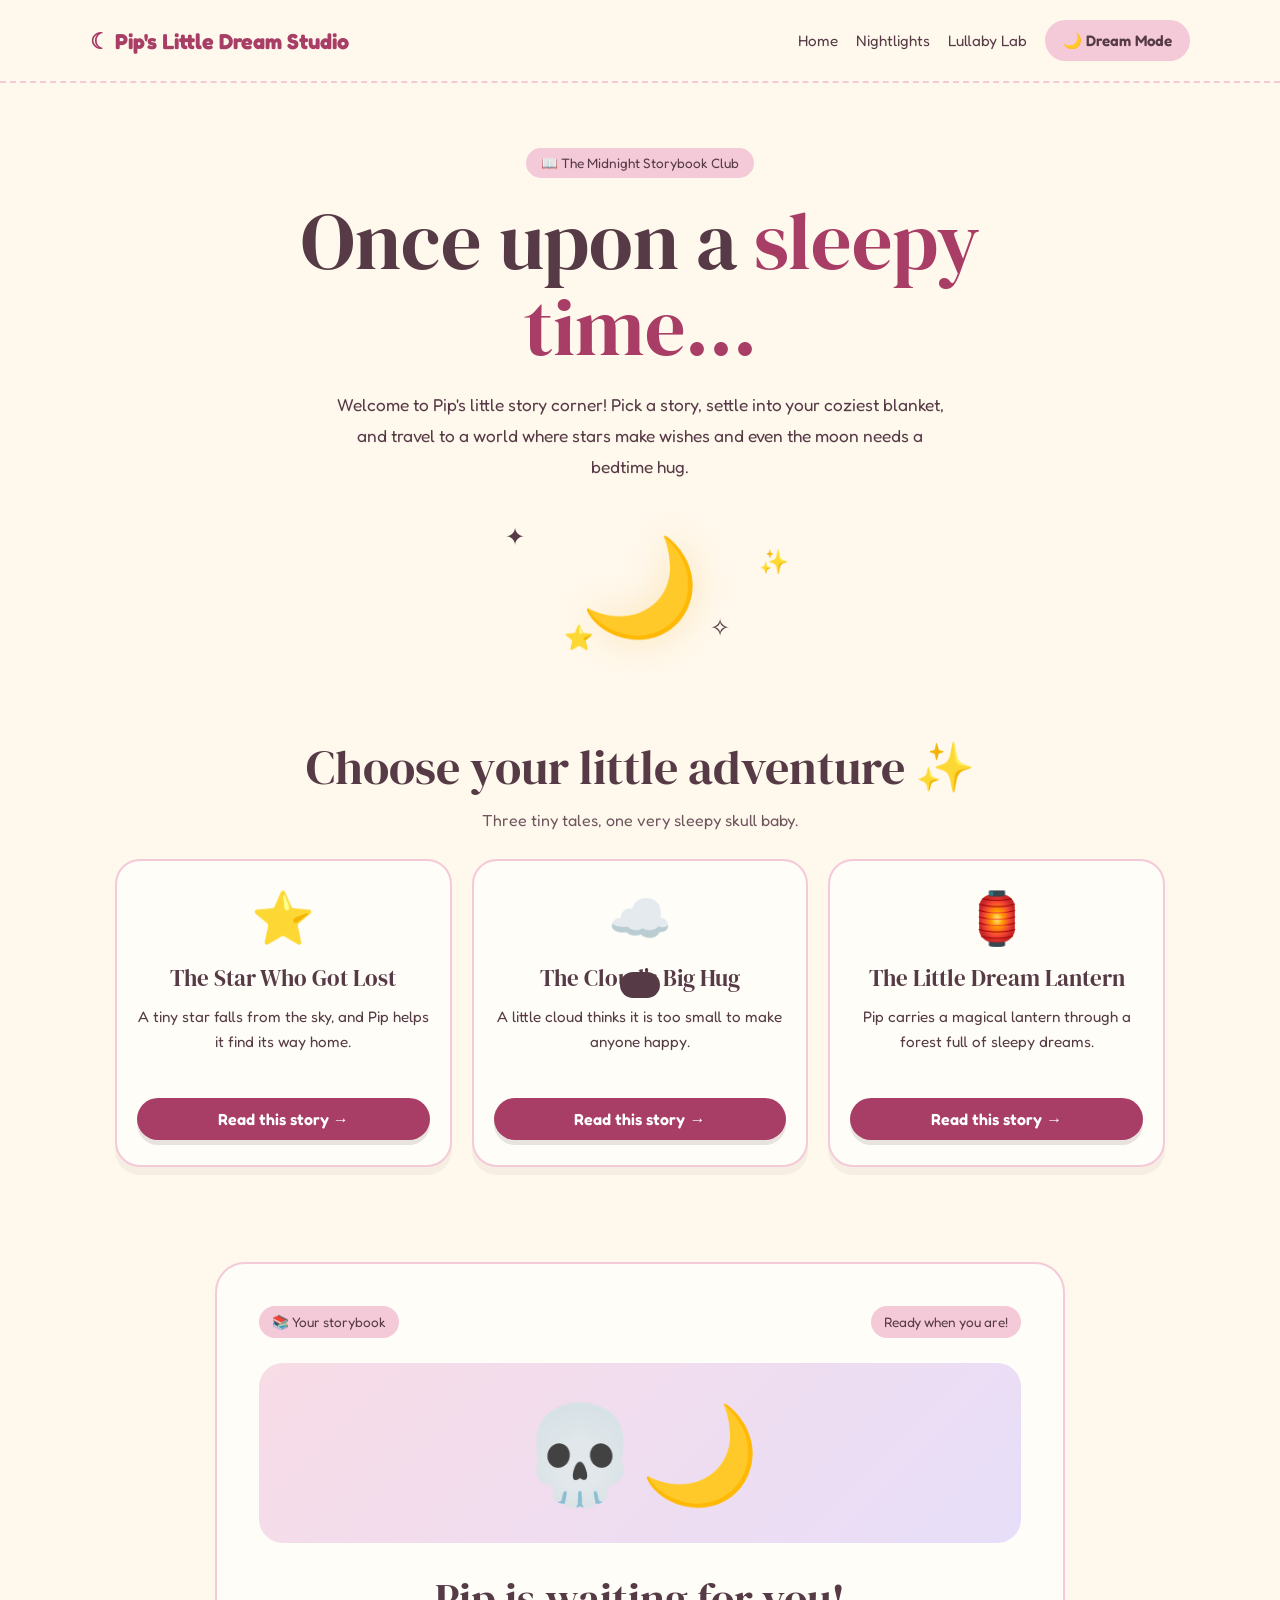
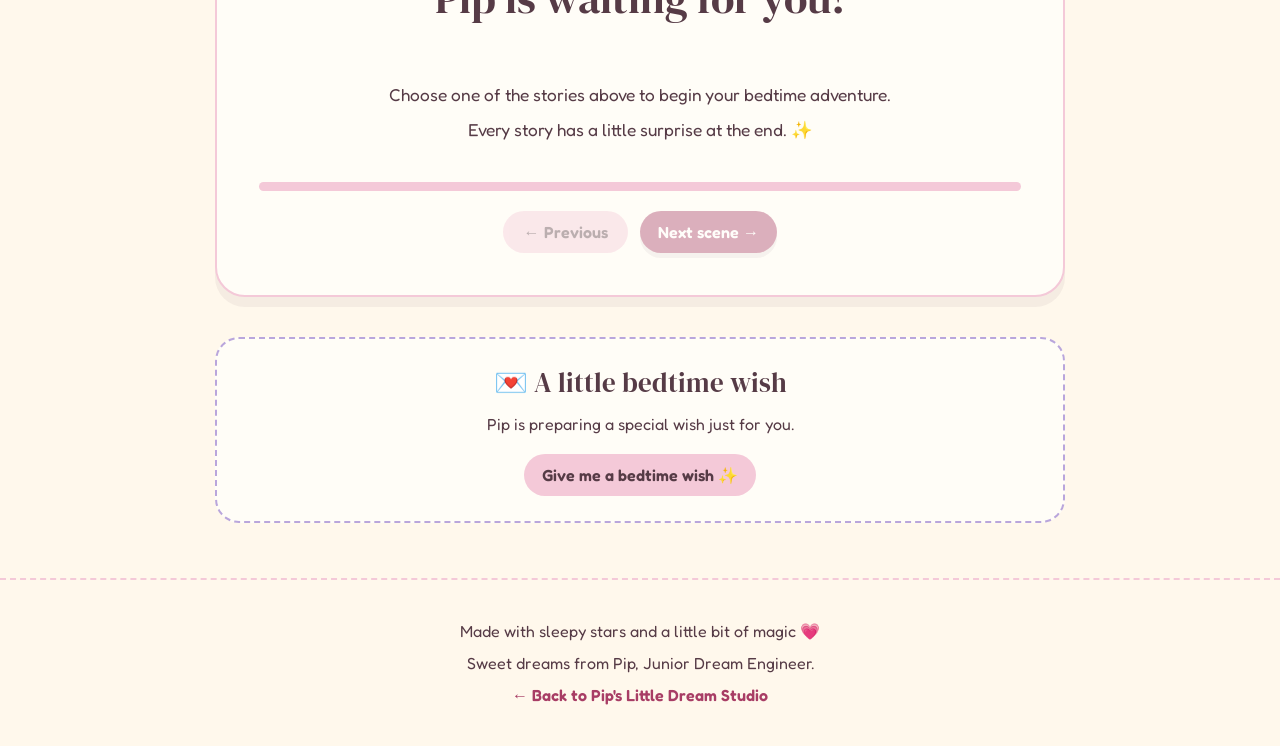
<file: bedtimestory20.html>
<!DOCTYPE html>
<html lang="en">
<head>
<meta charset="UTF-8">
<meta name="viewport" content="width=device-width, initial-scale=1.0">
<title>Pip's Bedtime Stories 🌙</title>

<link rel="preconnect" href="https://fonts.googleapis.com">
<link href="https://fonts.googleapis.com/css2?family=Fredoka:wght@400;500;600;700&family=DM+Serif+Display&display=swap" rel="stylesheet">

<style>
:root {
  --cream: #fff8ec;
  --berry: #a83d65;
  --pink: #f4c9d8;
  --purple: #b9a6dc;
  --brown: #563b46;
  --gold: #f4c96b;
  --card: #fffdf7;
}

* {
  box-sizing: border-box;
  margin: 0;
  padding: 0;
}

body {
  background: var(--cream);
  color: var(--brown);
  font-family: 'Fredoka', sans-serif;
  transition: background .35s, color .35s;
  overflow-x: hidden;
}

body.night {
  --cream: #211e36;
  --card: #302a49;
  --brown: #fff1dc;
  --pink: #704968;
  --purple: #6c5a9b;
  --berry: #f1a6c4;
}

button, select {
  font: inherit;
}

button {
  cursor: pointer;
}

a {
  color: inherit;
  text-decoration: none;
}

nav {
  display: flex;
  align-items: center;
  justify-content: space-between;
  gap: 14px;
  padding: 20px 7%;
  border-bottom: 2px dashed var(--pink);
}

.logo {
  font-size: 1.35rem;
  font-weight: 700;
  color: var(--berry);
  cursor: pointer;
}

.nav-links {
  display: flex;
  align-items: center;
  gap: 18px;
  flex-wrap: wrap;
  font-size: .95rem;
}

.nav-links a:hover {
  color: var(--berry);
}

.small-btn, .primary-btn, .secondary-btn {
  border: 0;
  border-radius: 999px;
  padding: 11px 18px;
  font-weight: 600;
  transition: transform .2s, box-shadow .2s;
}

.small-btn, .secondary-btn {
  background: var(--pink);
  color: var(--brown);
}

.primary-btn {
  background: var(--berry);
  color: white;
  box-shadow: 0 5px 0 rgba(86,59,70,.13);
}

button:hover {
  transform: translateY(-2px);
}

button:focus-visible, a:focus-visible, select:focus-visible {
  outline: 3px solid var(--gold);
  outline-offset: 3px;
}

.hero {
  text-align: center;
  padding: 65px 20px 42px;
  max-width: 850px;
  margin: auto;
}

.eyebrow {
  display: inline-block;
  padding: 7px 15px;
  background: var(--pink);
  border-radius: 30px;
  font-size: .85rem;
  margin-bottom: 20px;
}

h1, h2, h3 {
  font-family: 'DM Serif Display', serif;
  font-weight: 400;
}

h1 {
  font-size: clamp(2.7rem, 7vw, 5rem);
  line-height: 1.08;
  margin-bottom: 18px;
}

h1 span {
  color: var(--berry);
}

.hero p {
  font-size: 1.08rem;
  line-height: 1.8;
  max-width: 610px;
  margin: auto;
}

.moon-scene {
  margin: 30px auto 0;
  position: relative;
  height: 145px;
  max-width: 450px;
  display: flex;
  align-items: center;
  justify-content: center;
}

.moon {
  font-size: 6rem;
  animation: float 3s ease-in-out infinite;
  filter: drop-shadow(0 0 18px #f4c96b66);
}

.floating-star {
  position: absolute;
  font-size: 1.5rem;
  animation: twinkle 1.8s ease-in-out infinite alternate;
}

.star-a { top: 10px; left: 20%; }
.star-b { top: 35px; right: 17%; animation-delay: .6s; }
.star-c { bottom: 5px; left: 33%; animation-delay: .3s; }
.star-d { bottom: 15px; right: 30%; animation-delay: .9s; }

@keyframes float {
  50% { transform: translateY(-9px) rotate(4deg); }
}

@keyframes twinkle {
  from { opacity: .4; transform: scale(.8); }
  to { opacity: 1; transform: scale(1.15); }
}

section {
  padding: 35px 7%;
}

.section-heading {
  text-align: center;
  margin-bottom: 25px;
}

.section-heading h2 {
  font-size: clamp(2rem, 4vw, 3rem);
  margin-bottom: 8px;
}

.section-heading p {
  opacity: .85;
  line-height: 1.6;
}

.story-grid {
  max-width: 1050px;
  margin: auto;
  display: grid;
  grid-template-columns: repeat(3, minmax(0, 1fr));
  gap: 20px;
}

.story-card {
  background: var(--card);
  border: 2px solid var(--pink);
  border-radius: 25px;
  padding: 25px 20px;
  text-align: center;
  box-shadow: 0 8px 0 rgba(86,59,70,.05);
  transition: transform .2s, border-color .2s;
}

.story-card:hover {
  transform: translateY(-5px) rotate(-.5deg);
  border-color: var(--berry);
}

.story-icon {
  font-size: 3.2rem;
  margin-bottom: 13px;
}

.story-card h3 {
  font-size: 1.45rem;
  margin-bottom: 10px;
}

.story-card p {
  font-size: .95rem;
  line-height: 1.65;
  margin-bottom: 18px;
  min-height: 76px;
}

.story-card .primary-btn {
  width: 100%;
}

.reader {
  max-width: 850px;
  margin: 25px auto 40px;
  background: var(--card);
  border: 2px solid var(--pink);
  border-radius: 30px;
  padding: clamp(20px, 5vw, 42px);
  text-align: center;
  box-shadow: 0 10px 0 rgba(86,59,70,.06);
  scroll-margin-top: 25px;
}

.reader-top {
  display: flex;
  align-items: center;
  justify-content: space-between;
  gap: 10px;
  flex-wrap: wrap;
  margin-bottom: 25px;
}

.reader-top span {
  background: var(--pink);
  padding: 8px 13px;
  border-radius: 20px;
  font-size: .85rem;
}

.scene-art {
  min-height: 180px;
  display: grid;
  place-items: center;
  background: linear-gradient(135deg, #f8dce6, #e7def9);
  border-radius: 24px;
  margin-bottom: 25px;
  overflow: hidden;
}

.scene-art span {
  font-size: clamp(4rem, 12vw, 6rem);
  animation: float 3s ease-in-out infinite;
}

.reader h2 {
  font-size: clamp(1.8rem, 5vw, 2.7rem);
  margin-bottom: 17px;
}

.story-text {
  max-width: 600px;
  margin: auto;
  font-size: 1.08rem;
  line-height: 2;
  min-height: 110px;
  white-space: pre-line;
}

.progress-wrap {
  height: 9px;
  background: var(--pink);
  border-radius: 20px;
  margin: 28px 0 20px;
  overflow: hidden;
}

.progress-bar {
  height: 100%;
  width: 0%;
  background: var(--berry);
  border-radius: inherit;
  transition: width .3s;
}

.reader-controls {
  display: flex;
  justify-content: center;
  align-items: center;
  gap: 12px;
  flex-wrap: wrap;
  margin-top: 18px;
}

.reader-controls button {
  min-width: 125px;
}

.reader-controls button:disabled {
  opacity: .4;
  cursor: not-allowed;
  transform: none;
}

.story-end {
  margin-top: 22px;
  padding: 15px;
  background: var(--pink);
  border-radius: 18px;
  line-height: 1.7;
}

.interactive-note {
  max-width: 850px;
  margin: 20px auto;
  background: var(--card);
  border: 2px dashed var(--purple);
  border-radius: 24px;
  padding: 25px;
  text-align: center;
}

.interactive-note h3 {
  font-size: 1.7rem;
  margin-bottom: 10px;
}

.interactive-note p {
  line-height: 1.7;
  margin-bottom: 16px;
}

footer {
  text-align: center;
  padding: 35px 20px;
  border-top: 2px dashed var(--pink);
  line-height: 2;
}

footer a {
  color: var(--berry);
  font-weight: 600;
}

#toast {
  position: fixed;
  bottom: 22px;
  left: 50%;
  transform: translateX(-50%) translateY(120px);
  background: var(--brown);
  color: var(--cream);
  padding: 13px 20px;
  border-radius: 30px;
  z-index: 10;
  transition: transform .3s;
  text-align: center;
  width: max-content;
  max-width: 90%;
}

#toast.show {
  transform: translateX(-50%) translateY(0);
}

@media (max-width: 760px) {
  nav {
    flex-direction: column;
  }

  .nav-links {
    justify-content: center;
  }

  .story-grid {
    grid-template-columns: 1fr;
    max-width: 450px;
  }

  .story-card p {
    min-height: auto;
  }

  section {
    padding: 28px 5%;
  }

  .reader-top {
    justify-content: center;
  }
}

@media (prefers-reduced-motion: reduce) {
  *, *::before, *::after {
    animation-duration: .01ms !important;
    animation-iteration-count: 1 !important;
    scroll-behavior: auto !important;
    transition-duration: .01ms !important;
  }
}
</style>
</head>

<body>
<nav>
  <a class="logo" id="pipLogo" href="index20.html">☾ Pip's Little Dream Studio</a>

  <div class="nav-links">
    <a href="index.html">Home</a>
    <a href="nightlight.html">Nightlights</a>
    <a href="lullaby.html">Lullaby Lab</a>
    <button class="small-btn" id="themeBtn">🌙 Dream Mode</button>
  </div>
</nav>

<header class="hero">
  <span class="eyebrow">📖 The Midnight Storybook Club</span>
  <h1>Once upon a <span>sleepy time...</span></h1>
  <p>
    Welcome to Pip's little story corner! Pick a story, settle into
    your coziest blanket, and travel to a world where stars make wishes
    and even the moon needs a bedtime hug.
  </p>

  <div class="moon-scene" aria-hidden="true">
    <span class="floating-star star-a">✦</span>
    <span class="floating-star star-b">✨</span>
    <span class="moon">🌙</span>
    <span class="floating-star star-c">⭐</span>
    <span class="floating-star star-d">✧</span>
  </div>
</header>

<section id="stories">
  <div class="section-heading">
    <h2>Choose your little adventure ✨</h2>
    <p>Three tiny tales, one very sleepy skull baby.</p>
  </div>

  <div class="story-grid">
    <article class="story-card">
      <div class="story-icon">⭐</div>
      <h3>The Star Who Got Lost</h3>
      <p>A tiny star falls from the sky, and Pip helps it find its way home.</p>
      <button class="primary-btn" onclick="startStory('star')">
        Read this story →
      </button>
    </article>

    <article class="story-card">
      <div class="story-icon">☁️</div>
      <h3>The Cloud's Big Hug</h3>
      <p>A little cloud thinks it is too small to make anyone happy.</p>
      <button class="primary-btn" onclick="startStory('cloud')">
        Read this story →
      </button>
    </article>

    <article class="story-card">
      <div class="story-icon">🏮</div>
      <h3>The Little Dream Lantern</h3>
      <p>Pip carries a magical lantern through a forest full of sleepy dreams.</p>
      <button class="primary-btn" onclick="startStory('lantern')">
        Read this story →
      </button>
    </article>
  </div>
</section>

<section id="readerSection">
  <div class="reader" id="reader">
    <div class="reader-top">
      <span id="storyBadge">📚 Your storybook</span>
      <span id="sceneCounter">Ready when you are!</span>
    </div>

    <div class="scene-art" id="sceneArt">
      <span id="sceneEmoji">💀🌙</span>
    </div>

    <h2 id="sceneTitle">Pip is waiting for you!</h2>

    <p class="story-text" id="storyText">
      Choose one of the stories above to begin your bedtime adventure.
      Every story has a little surprise at the end. ✨
    </p>

    <div class="progress-wrap" aria-label="Story progress">
      <div class="progress-bar" id="progressBar"></div>
    </div>

    <div class="reader-controls">
      <button class="secondary-btn" id="backBtn" onclick="changeScene(-1)" disabled>
        ← Previous
      </button>
      <button class="primary-btn" id="nextBtn" onclick="changeScene(1)" disabled>
        Next scene →
      </button>
    </div>

    <div class="story-end" id="storyEnd" hidden>
      🌙 The End! You did a wonderful job exploring with Pip.
      Choose another story whenever you're ready.
    </div>
  </div>

  <div class="interactive-note">
    <h3>💌 A little bedtime wish</h3>
    <p id="wishText">Pip is preparing a special wish just for you.</p>
    <button class="secondary-btn" onclick="newWish()">Give me a bedtime wish ✨</button>
  </div>
</section>

<footer>
  <p>Made with sleepy stars and a little bit of magic 💗</p>
  <p>Sweet dreams from Pip, Junior Dream Engineer.</p>
  <p><a href="index20.html">← Back to Pip's Little Dream Studio</a></p>
</footer>

<div id="toast" role="status" aria-live="polite"></div>

<script>
const stories = {
  star: {
    title: "The Star Who Got Lost",
    badge: "⭐ A sky-high adventure",
    scenes: [
      {
        emoji: "🌌⭐",
        title: "A tiny light in the garden",
        text: "One quiet night, Pip was walking through the moonlit garden when a tiny golden star landed beside a flower.\n\n“Oh dear,” whispered the star. “I can't find my way back to the sky!”"
      },
      {
        emoji: "💀✨",
        title: "Pip has an idea",
        text: "Pip gently placed the little star inside a glass jar with holes in the lid, so its light could shine safely.\n\n“Don't worry,” said Pip. “We'll find the tallest hill and ask the moon for help!”"
      },
      {
        emoji: "🌙⛰️",
        title: "The moon knows the way",
        text: "Together they climbed the hill. The moon smiled down and sent a silver beam across the sky.\n\n“Follow my moonbeam,” it said. “Your family is waiting right there!”"
      },
      {
        emoji: "⭐💖",
        title: "Home among the stars",
        text: "The tiny star floated upward and joined its sparkling family.\n\nBefore disappearing into the night, it winked at Pip and left one golden sparkle on Pip's hat.\n\nFrom that night on, Pip always had a little star to guide the way."
      }
    ]
  },

  cloud: {
    title: "The Cloud's Big Hug",
    badge: "☁️ A story about kindness",
    scenes: [
      {
        emoji: "☁️🌤️",
        title: "A cloud with a worry",
        text: "High above the sleepy village lived a little cloud named Puff.\n\nPuff watched the big clouds make beautiful rainbows, but Puff was so small that it thought it couldn't do anything special."
      },
      {
        emoji: "💀☁️",
        title: "Pip looks up",
        text: "Pip spotted Puff floating sadly over the garden.\n\n“Why are you hiding?” Pip asked.\n\n“I'm too little to make a difference,” sighed Puff."
      },
      {
        emoji: "🌷💧",
        title: "A tiny, wonderful thing",
        text: "Just then, a little flower drooped in the warm sunshine.\n\nPuff gathered every bit of courage and sprinkled a few gentle raindrops onto the flower.\n\nThe flower lifted its head and bloomed!"
      },
      {
        emoji: "☁️🌈",
        title: "The biggest little hug",
        text: "Puff realised that small things could make a big difference.\n\nIt floated around the village, giving thirsty flowers a drink and cooling sleepy animals.\n\nPip smiled. “See? You're just the right size to give the world a hug.”"
      }
    ]
  },

  lantern: {
    title: "The Little Dream Lantern",
    badge: "🏮 A magical night walk",
    scenes: [
      {
        emoji: "🏮🌲",
        title: "A light in the woods",
        text: "One evening, Pip found a little lantern glowing beside a forest path.\n\nA tiny note was tied to its handle: “Please deliver this light to someone who needs a happy dream.”"
      },
      {
        emoji: "🦊✨",
        title: "A friend in the dark",
        text: "Pip carried the lantern through the quiet woods and met a fox who was afraid of the shadows.\n\nThe lantern glowed a little brighter, painting the path with warm golden light."
      },
      {
        emoji: "🐰🌙",
        title: "A dream for everyone",
        text: "Further along, Pip met a rabbit who couldn't fall asleep and a little owl who missed its family.\n\nEach time Pip shared the lantern's gentle glow, someone felt a little safer and happier."
      },
      {
        emoji: "💖🏮",
        title: "The light inside",
        text: "At the end of the path, Pip understood the lantern's secret.\n\nIt grew brighter whenever someone felt cared for.\n\nPip carried it home, knowing that kindness was a kind of magic anyone could share."
      }
    ]
  }
};

let activeStory = null;
let sceneIndex = 0;
let logoClicks = 0;
let toastTimeout;

const sceneEmoji = document.getElementById("sceneEmoji");
const sceneTitle = document.getElementById("sceneTitle");
const storyText = document.getElementById("storyText");
const sceneCounter = document.getElementById("sceneCounter");
const storyBadge = document.getElementById("storyBadge");
const progressBar = document.getElementById("progressBar");
const backBtn = document.getElementById("backBtn");
const nextBtn = document.getElementById("nextBtn");
const storyEnd = document.getElementById("storyEnd");

function startStory(key) {
  activeStory = stories[key];
  sceneIndex = 0;
  renderScene();

  document.getElementById("readerSection").scrollIntoView({
    behavior: "smooth",
    block: "start"
  });
}

function renderScene() {
  if (!activeStory) return;

  const scene = activeStory.scenes[sceneIndex];

  sceneEmoji.textContent = scene.emoji;
  sceneTitle.textContent = scene.title;
  storyText.textContent = scene.text;
  storyBadge.textContent = activeStory.badge;

  sceneCounter.textContent =
    "Scene " + (sceneIndex + 1) + " of " + activeStory.scenes.length;

  progressBar.style.width =
    ((sceneIndex + 1) / activeStory.scenes.length * 100) + "%";

  backBtn.disabled = sceneIndex === 0;
  nextBtn.disabled = false;
  storyEnd.hidden = true;

  if (sceneIndex === activeStory.scenes.length - 1) {
    nextBtn.textContent = "Finish story ✨";
  } else {
    nextBtn.textContent = "Next scene →";
  }
}

function changeScene(direction) {
  if (!activeStory) return;

  const nextIndex = sceneIndex + direction;

  if (nextIndex < 0) return;

  if (nextIndex >= activeStory.scenes.length) {
    storyEnd.hidden = false;
    nextBtn.disabled = true;
    nextBtn.textContent = "Story complete 💗";
    showToast("Sweet dreams, little dreamer! 🌙");
    return;
  }

  sceneIndex = nextIndex;
  renderScene();
}

const wishes = [
  "May your dreams be as bright as a thousand tiny stars. ⭐",
  "You did enough today. Rest your mind and be kind to yourself. 💗",
  "May tomorrow bring you a little wonder and a lot of smiles. 🌷",
  "Even the moon takes a rest. It's okay to slow down. 🌙",
  "You deserve a cozy night and a peaceful morning. ☁️",
  "Somewhere in the sky, a little star is cheering for you. ✨"
];

function newWish() {
  const wishText = document.getElementById("wishText");
  const current = wishText.textContent;
  let wish;

  do {
    wish = wishes[Math.floor(Math.random() * wishes.length)];
  } while (wish === current);

  wishText.textContent = wish;
}

document.getElementById("themeBtn").addEventListener("click", function() {
  document.body.classList.toggle("night");
  const night = document.body.classList.contains("night");
  this.textContent = night ? "☀️ Day Mode" : "🌙 Dream Mode";
});

function showToast(message) {
  const toast = document.getElementById("toast");
  toast.textContent = message;
  toast.classList.add("show");

  clearTimeout(toastTimeout);
  toastTimeout = setTimeout(() => {
    toast.classList.remove("show");
  }, 2600);
}

// Hidden Easter egg: click Pip's logo five times.
document.getElementById("pipLogo").addEventListener("click", function(event) {
  logoClicks++;

  if (logoClicks >= 5) {
    event.preventDefault();
    logoClicks = 0;
    showToast("Psst! Pip says you're a star. Keep spreading kindness! ⭐💗");
  }
});
</script>
</body>
</html>
</file>
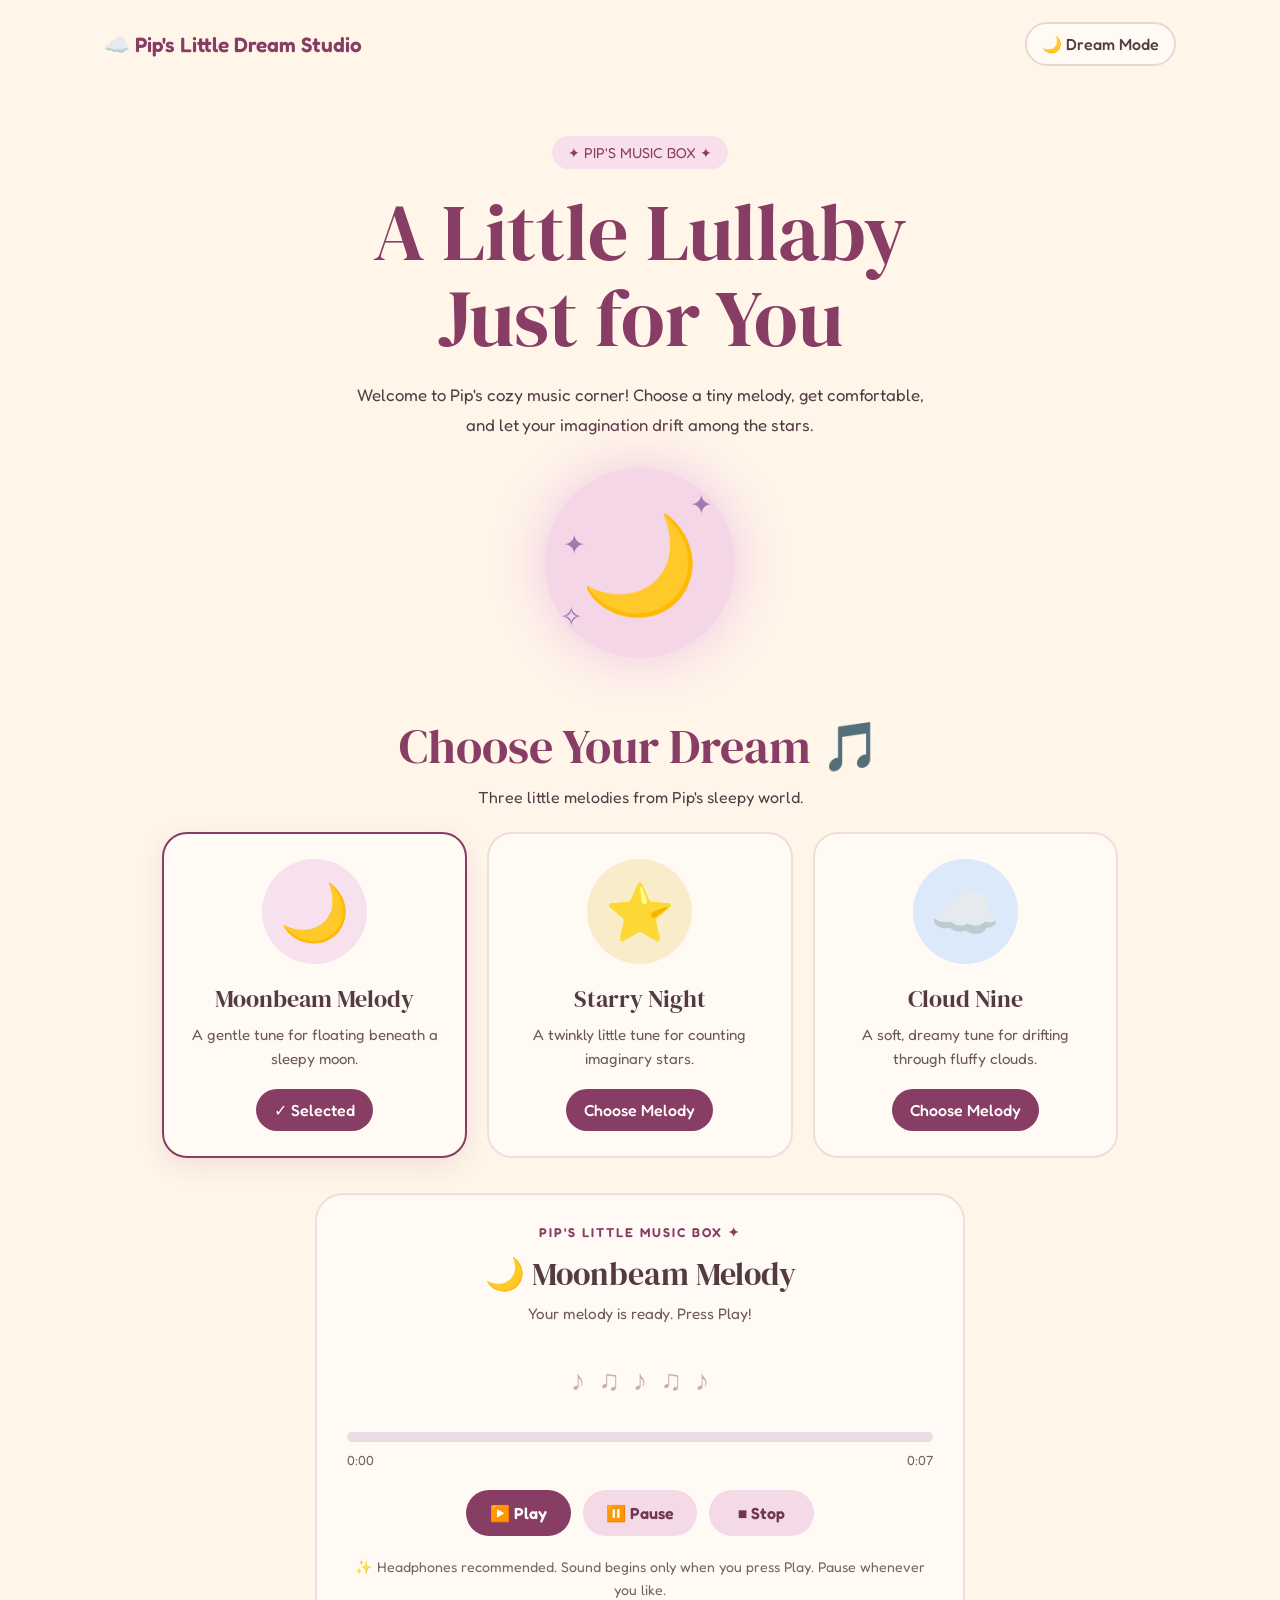
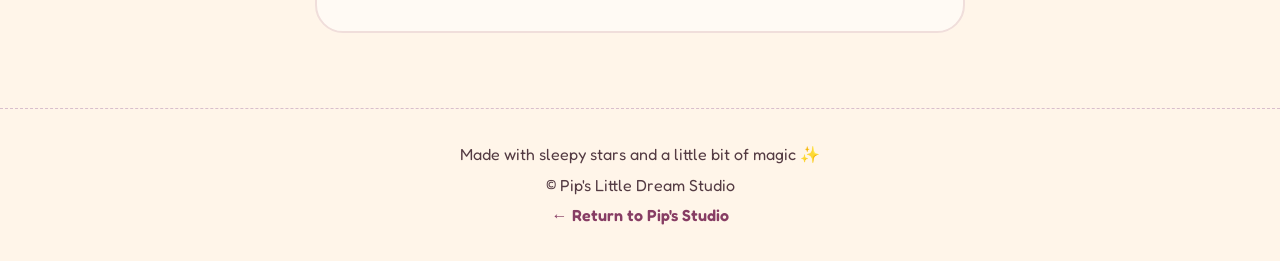
<file: lullabylab17.html>
<!DOCTYPE html>
<html lang="en">
<head>
  <meta charset="UTF-8">
  <meta name="viewport" content="width=device-width, initial-scale=1.0">
  <meta name="theme-color" content="#fff5e9">
  <title>Pip's Lullaby Lab ✨</title>

  <link rel="preconnect" href="https://fonts.googleapis.com">
  <link rel="preconnect" href="https://fonts.gstatic.com" crossorigin>
  <link href="https://fonts.googleapis.com/css2?family=DM+Serif+Display&family=Fredoka:wght@400;500;600&display=swap" rel="stylesheet">

  <style>
    :root {
      --cream: #fff5e9;
      --berry: #873d64;
      --pink: #f4b9cf;
      --brown: #543b43;
      --purple: #b6a2e5;
      --gold: #f3ca72;
      --card: #fffaf4;
    }

    * {
      box-sizing: border-box;
      margin: 0;
      padding: 0;
    }

    html {
      scroll-behavior: smooth;
    }

    body {
      font-family: "Fredoka", sans-serif;
      background: var(--cream);
      color: var(--brown);
      min-height: 100vh;
      overflow-x: hidden;
      transition: background 0.4s, color 0.4s;
    }

    body.dream-mode {
      background: #29213e;
      color: #fff0dc;
    }

    button, select {
      font: inherit;
    }

    button, a, select {
      -webkit-tap-highlight-color: transparent;
    }

    a {
      color: inherit;
      text-decoration: none;
    }

    button {
      cursor: pointer;
    }

    .navbar {
      max-width: 1120px;
      margin: auto;
      padding: 22px 24px;
      display: flex;
      justify-content: space-between;
      align-items: center;
      gap: 15px;
      flex-wrap: wrap;
    }

    .logo {
      font-size: 1.3rem;
      font-weight: 600;
      color: var(--berry);
    }

    .nav-actions {
      display: flex;
      gap: 10px;
      flex-wrap: wrap;
      align-items: center;
    }

    .pill {
      border: 2px solid #ead6d4;
      border-radius: 30px;
      padding: 10px 15px;
      background: var(--card);
      color: var(--brown);
      font-weight: 500;
      transition: transform 0.2s, background 0.2s;
    }

    .pill:hover {
      transform: translateY(-2px);
    }

    .hero {
      text-align: center;
      max-width: 850px;
      padding: 48px 22px 35px;
      margin: auto;
    }

    .eyebrow {
      display: inline-block;
      background: #f9dfeb;
      color: var(--berry);
      padding: 8px 16px;
      border-radius: 25px;
      font-size: 0.9rem;
      margin-bottom: 20px;
    }

    h1, h2, h3 {
      font-family: "DM Serif Display", serif;
      font-weight: 400;
    }

    h1 {
      font-size: clamp(2.6rem, 7vw, 5rem);
      line-height: 1.08;
      color: var(--berry);
      margin-bottom: 18px;
    }

    .dream-mode h1,
    .dream-mode .logo {
      color: #f4c8df;
    }

    .hero p {
      max-width: 590px;
      margin: auto;
      line-height: 1.8;
      font-size: 1.05rem;
    }

    .moon-scene {
      position: relative;
      width: 190px;
      height: 190px;
      margin: 28px auto 0;
      border-radius: 50%;
      background: #f5d6e7;
      display: grid;
      place-items: center;
      box-shadow: 0 0 55px #edc5e4;
    }

    .moon {
      font-size: 6rem;
      animation: float 3s ease-in-out infinite;
    }

    .star {
      position: absolute;
      color: #a17ab4;
      font-size: 1.7rem;
      animation: twinkle 1.8s ease-in-out infinite alternate;
    }

    .star.one { top: 20px; right: 22px; }
    .star.two { bottom: 26px; left: 15px; animation-delay: 0.5s; }
    .star.three { top: 60px; left: 18px; animation-delay: 0.8s; }

    @keyframes float {
      0%, 100% { transform: translateY(0) rotate(-4deg); }
      50% { transform: translateY(-10px) rotate(4deg); }
    }

    @keyframes twinkle {
      from { opacity: 0.45; transform: scale(0.8); }
      to { opacity: 1; transform: scale(1.2); }
    }

    .music-section {
      max-width: 1000px;
      margin: 20px auto 75px;
      padding: 0 22px;
    }

    .section-heading {
      text-align: center;
      margin-bottom: 25px;
    }

    .section-heading h2 {
      color: var(--berry);
      font-size: clamp(2rem, 5vw, 3rem);
      margin-bottom: 8px;
    }

    .dream-mode .section-heading h2 {
      color: #f4c8df;
    }

    .melody-grid {
      display: grid;
      grid-template-columns: repeat(3, minmax(0, 1fr));
      gap: 20px;
    }

    .melody-card {
      position: relative;
      background: var(--card);
      border: 2px solid #f0dedb;
      border-radius: 25px;
      padding: 25px 20px;
      text-align: center;
      transition: transform 0.25s, border-color 0.25s;
      overflow: hidden;
    }

    .melody-card:hover {
      transform: translateY(-5px);
    }

    .melody-card.active {
      border-color: var(--berry);
      box-shadow: 0 8px 25px #873d641b;
    }

    .dream-mode .melody-card,
    .dream-mode .player {
      background: #39304e;
      border-color: #625070;
      color: #fff0dc;
    }

    .melody-art {
      width: 105px;
      height: 105px;
      margin: 0 auto 18px;
      border-radius: 50%;
      display: grid;
      place-items: center;
      font-size: 3.5rem;
    }

    .moon-art { background: #f8e1ee; }
    .star-art { background: #f9edc9; }
    .cloud-art { background: #dce9fa; }

    .melody-card h3 {
      font-size: 1.5rem;
      margin-bottom: 8px;
    }

    .melody-card p {
      font-size: 0.94rem;
      line-height: 1.6;
      min-height: 48px;
      opacity: 0.85;
      margin-bottom: 18px;
    }

    .choose-btn {
      background: var(--berry);
      color: white;
      border: 0;
      padding: 11px 18px;
      border-radius: 25px;
      font-weight: 500;
    }

    .choose-btn:hover {
      filter: brightness(1.12);
    }

    .player {
      max-width: 650px;
      margin: 35px auto 0;
      padding: 30px;
      border-radius: 28px;
      border: 2px solid #f0dedb;
      background: var(--card);
      text-align: center;
    }

    .player-label {
      color: var(--berry);
      letter-spacing: 2px;
      font-size: 0.8rem;
      font-weight: 600;
      margin-bottom: 12px;
    }

    .dream-mode .player-label {
      color: #f4c8df;
    }

    .player h3 {
      font-size: 2rem;
      margin-bottom: 7px;
    }

    #status {
      min-height: 25px;
      margin: 8px 0 15px;
      font-size: 0.95rem;
      opacity: 0.85;
    }

    .notes {
      height: 70px;
      display: flex;
      justify-content: center;
      align-items: center;
      gap: 13px;
      margin: 8px 0;
    }

    .notes span {
      display: inline-block;
      font-size: 1.8rem;
      color: var(--berry);
      opacity: 0.4;
    }

    .notes.playing span {
      animation: music-bounce 0.65s ease-in-out infinite alternate;
    }

    .notes.playing span:nth-child(2) { animation-delay: 0.15s; }
    .notes.playing span:nth-child(3) { animation-delay: 0.3s; }
    .notes.playing span:nth-child(4) { animation-delay: 0.45s; }
    .notes.playing span:nth-child(5) { animation-delay: 0.2s; }

    @keyframes music-bounce {
      from { transform: translateY(9px) rotate(-12deg); opacity: 0.45; }
      to { transform: translateY(-12px) rotate(12deg); opacity: 1; }
    }

    .progress-track {
      width: 100%;
      height: 10px;
      border-radius: 20px;
      background: #eadce5;
      overflow: hidden;
      margin: 18px 0 10px;
    }

    .progress-fill {
      width: 0;
      height: 100%;
      background: linear-gradient(90deg, #d48db5, #a99be6);
      border-radius: inherit;
      transition: width 0.12s linear;
    }

    .time-row {
      display: flex;
      justify-content: space-between;
      font-size: 0.83rem;
      opacity: 0.8;
    }

    .controls {
      display: flex;
      justify-content: center;
      gap: 12px;
      flex-wrap: wrap;
      margin-top: 22px;
    }

    .control-btn {
      border: 0;
      border-radius: 30px;
      padding: 13px 23px;
      background: var(--berry);
      color: white;
      font-weight: 600;
      min-width: 105px;
    }

    .control-btn.secondary {
      background: #f4d9e6;
      color: #713651;
    }

    .control-btn:hover {
      transform: translateY(-2px);
    }

    .control-btn:focus-visible,
    .pill:focus-visible,
    .choose-btn:focus-visible {
      outline: 3px solid #b6a2e5;
      outline-offset: 4px;
    }

    .tip {
      margin-top: 20px;
      font-size: 0.88rem;
      opacity: 0.8;
      line-height: 1.6;
    }

    footer {
      text-align: center;
      padding: 30px 20px;
      border-top: 1px dashed #d9becd;
      line-height: 1.9;
    }

    footer a {
      color: var(--berry);
      font-weight: 600;
    }

    .dream-mode footer a {
      color: #f4c8df;
    }

    @media (max-width: 760px) {
      .melody-grid {
        grid-template-columns: 1fr;
      }

      .melody-card {
        max-width: 440px;
        width: 100%;
        margin: auto;
      }

      .navbar {
        justify-content: center;
      }

      .hero {
        padding-top: 30px;
      }

      .player {
        padding: 24px 17px;
      }
    }

    @media (prefers-reduced-motion: reduce) {
      *, *::before, *::after {
        animation-duration: 0.01ms !important;
        animation-iteration-count: 1 !important;
        scroll-behavior: auto !important;
        transition-duration: 0.01ms !important;
      }
    }
  </style>
</head>

<body>
  <nav class="navbar" aria-label="Main navigation">
    <a class="logo" href="index.html">☁️ Pip's Little Dream Studio</a>

    <div class="nav-actions">
      <button class="pill" id="dreamToggle" type="button"
        aria-pressed="false">🌙 Dream Mode</button>
    </div>
  </nav>

  <header class="hero">
    <span class="eyebrow">✦ PIP'S MUSIC BOX ✦</span>
    <h1>A Little Lullaby<br>Just for You</h1>
    <p>
      Welcome to Pip's cozy music corner! Choose a tiny melody,
      get comfortable, and let your imagination drift among the stars.
    </p>

    <div class="moon-scene" aria-hidden="true">
      <span class="star one">✦</span>
      <span class="star two">✧</span>
      <span class="star three">✦</span>
      <span class="moon">🌙</span>
    </div>
  </header>

  <main>
    <section class="music-section" aria-labelledby="melodyHeading">
      <div class="section-heading">
        <h2>Choose Your Dream 🎵</h2>
        <p>Three little melodies from Pip's sleepy world.</p>
      </div>

      <div class="melody-grid">
        <article class="melody-card active" data-melody="moonbeam">
          <div class="melody-art moon-art" aria-hidden="true">🌙</div>
          <h3>Moonbeam Melody</h3>
          <p>A gentle tune for floating beneath a sleepy moon.</p>
          <button class="choose-btn" type="button"
            data-select="moonbeam">Choose Melody</button>
        </article>

        <article class="melody-card" data-melody="starry">
          <div class="melody-art star-art" aria-hidden="true">⭐</div>
          <h3>Starry Night</h3>
          <p>A twinkly little tune for counting imaginary stars.</p>
          <button class="choose-btn" type="button"
            data-select="starry">Choose Melody</button>
        </article>

        <article class="melody-card" data-melody="cloud">
          <div class="melody-art cloud-art" aria-hidden="true">☁️</div>
          <h3>Cloud Nine</h3>
          <p>A soft, dreamy tune for drifting through fluffy clouds.</p>
          <button class="choose-btn" type="button"
            data-select="cloud">Choose Melody</button>
        </article>
      </div>

      <section class="player" aria-label="Lullaby music player">
        <p class="player-label">PIP'S LITTLE MUSIC BOX ✦</p>
        <h3 id="currentTitle">🌙 Moonbeam Melody</h3>
        <p id="status" aria-live="polite">Your melody is ready. Press Play!</p>

        <div class="notes" id="musicNotes" aria-hidden="true">
          <span>♪</span>
          <span>♫</span>
          <span>♪</span>
          <span>♫</span>
          <span>♪</span>
        </div>

        <div class="progress-track"
          id="progressTrack"
          role="progressbar"
          aria-label="Melody progress"
          aria-valuemin="0"
          aria-valuemax="100"
          aria-valuenow="0">
          <div class="progress-fill" id="progressFill"></div>
        </div>

        <div class="time-row">
          <span id="elapsed">0:00</span>
          <span id="duration">0:00</span>
        </div>

        <div class="controls">
          <button class="control-btn" id="playBtn" type="button">
            ▶️ Play
          </button>
          <button class="control-btn secondary" id="pauseBtn"
            type="button" disabled>
            ⏸️ Pause
          </button>
          <button class="control-btn secondary" id="stopBtn"
            type="button">
            ■ Stop
          </button>
        </div>

        <p class="tip">
          ✨ Headphones recommended. Sound begins only when you press Play.
          Pause whenever you like.
        </p>
      </section>
    </section>
  </main>

  <footer>
    <p>Made with sleepy stars and a little bit of magic ✨</p>
    <p>© Pip's Little Dream Studio</p>
    <a href="index.html">← Return to Pip's Studio</a>
  </footer>

  <script>
    (() => {
      "use strict";

      const melodies = {
        moonbeam: {
          title: "🌙 Moonbeam Melody",
          notes: [
            523.25, 659.25, 783.99, 659.25,
            587.33, 698.46, 783.99, 698.46,
            659.25, 587.33, 523.25, 392.00,
            440.00, 523.25, 587.33, 523.25
          ]
        },

        starry: {
          title: "⭐ Starry Night",
          notes: [
            659.25, 783.99, 880.00, 783.99,
            659.25, 587.33, 659.25, 783.99,
            1046.50, 880.00, 783.99, 659.25,
            587.33, 523.25, 587.33, 523.25
          ]
        },

        cloud: {
          title: "☁️ Cloud Nine",
          notes: [
            392.00, 493.88, 587.33, 493.88,
            440.00, 523.25, 659.25, 587.33,
            523.25, 493.88, 440.00, 392.00,
            349.23, 392.00, 440.00, 392.00
          ]
        }
      };

      const noteLength = 0.42;
      const gapLength = 0.045;

      let selectedMelody = "moonbeam";
      let audioContext = null;
      let masterGain = null;
      let startTime = 0;
      let totalDuration = 0;
      let animationFrame = null;
      let isPlaying = false;
      let isPaused = false;

      const playBtn = document.getElementById("playBtn");
      const pauseBtn = document.getElementById("pauseBtn");
      const stopBtn = document.getElementById("stopBtn");
      const status = document.getElementById("status");
      const title = document.getElementById("currentTitle");
      const elapsed = document.getElementById("elapsed");
      const duration = document.getElementById("duration");
      const progressFill = document.getElementById("progressFill");
      const progressTrack = document.getElementById("progressTrack");
      const musicNotes = document.getElementById("musicNotes");

      function formatTime(seconds) {
        const safeSeconds = Math.floor(Math.max(0, seconds));
        const minutes = Math.floor(safeSeconds / 60);
        const remaining = safeSeconds % 60;
        return minutes + ":" + String(remaining).padStart(2, "0");
      }

      function melodyDuration() {
        return melodies[selectedMelody].notes.length *
          (noteLength + gapLength);
      }

      function updateTimeDisplay(current = 0) {
        elapsed.textContent = formatTime(current);
        duration.textContent = formatTime(totalDuration);
        const percent = totalDuration
          ? Math.min(100, (current / totalDuration) * 100)
          : 0;

        progressFill.style.width = percent + "%";
        progressTrack.setAttribute("aria-valuenow", String(Math.round(percent)));
      }

      function updateSelection() {
        document.querySelectorAll(".melody-card").forEach(card => {
          const selected = card.dataset.melody === selectedMelody;
          card.classList.toggle("active", selected);

          const button = card.querySelector("[data-select]");
          button.textContent = selected ? "✓ Selected" : "Choose Melody";
        });

        title.textContent = melodies[selectedMelody].title;
        totalDuration = melodyDuration();
        updateTimeDisplay(0);
      }

      function setControls() {
        playBtn.disabled = isPlaying && !isPaused;
        pauseBtn.disabled = !isPlaying || isPaused;
      }

      function stopAnimation() {
        if (animationFrame !== null) {
          cancelAnimationFrame(animationFrame);
          animationFrame = null;
        }
      }

      function animateProgress() {
        if (!audioContext || !isPlaying || isPaused) return;

        const current = Math.min(
          totalDuration,
          audioContext.currentTime - startTime
        );

        updateTimeDisplay(current);

        if (current >= totalDuration) {
          finishMelody();
          return;
        }

        animationFrame = requestAnimationFrame(animateProgress);
      }

      function finishMelody() {
        stopAnimation();
        isPlaying = false;
        isPaused = false;
        musicNotes.classList.remove("playing");
        status.textContent = "✨ Beautiful! Your melody has finished.";
        updateTimeDisplay(totalDuration);
        setControls();

        if (audioContext) {
          const finishedContext = audioContext;
          audioContext = null;
          masterGain = null;
          finishedContext.close().catch(() => {});
        }
      }

      function createMelody(context, gainNode) {
        const frequencies = melodies[selectedMelody].notes;
        let noteStart = context.currentTime + 0.08;

        frequencies.forEach((frequency, index) => {
          const oscillator = context.createOscillator();
          const noteGain = context.createGain();

          oscillator.type = "sine";
          oscillator.frequency.setValueAtTime(frequency, noteStart);

          const volume = index % 4 === 0 ? 0.12 : 0.085;
          const noteEnd = noteStart + noteLength;

          noteGain.gain.setValueAtTime(0.0001, noteStart);
          noteGain.gain.linearRampToValueAtTime(
            volume, noteStart + 0.045
          );
          noteGain.gain.setValueAtTime(
            volume, noteEnd - 0.08
          );
          noteGain.gain.exponentialRampToValueAtTime(
            0.0001, noteEnd
          );

          oscillator.connect(noteGain);
          noteGain.connect(gainNode);

          oscillator.start(noteStart);
          oscillator.stop(noteEnd + 0.02);

          noteStart += noteLength + gapLength;
        });
      }

      async function startMelody() {
        try {
          if (isPlaying && !isPaused) return;

          if (isPaused && audioContext) {
            await audioContext.resume();
            startTime = audioContext.currentTime -
              parseFloat(progressFill.style.width || "0") / 100 *
              totalDuration;
            isPaused = false;
            isPlaying = true;
            musicNotes.classList.add("playing");
            status.textContent = "🎵 Your melody is playing...";
            setControls();
            animateProgress();
            return;
          }

          if (audioContext) {
            await audioContext.close().catch(() => {});
          }

          stopAnimation();
          audioContext = new (
            window.AudioContext || window.webkitAudioContext
          )();

          await audioContext.resume();

          masterGain = audioContext.createGain();
          masterGain.gain.value = 0.65;
          masterGain.connect(audioContext.destination);

          totalDuration = melodyDuration();
          startTime = audioContext.currentTime + 0.08;
          createMelody(audioContext, masterGain);

          isPlaying = true;
          isPaused = false;
          musicNotes.classList.add("playing");
          status.textContent = "🎵 Your melody is playing...";
          setControls();
          animateProgress();
        } catch (error) {
          status.textContent =
            "Your browser couldn't start the music. Please try Play again.";
          isPlaying = false;
          isPaused = false;
          musicNotes.classList.remove("playing");
          setControls();
        }
      }

      async function pauseMelody() {
        if (!audioContext || !isPlaying || isPaused) return;

        try {
          await audioContext.suspend();
          isPaused = true;
          isPlaying = true;
          stopAnimation();
          musicNotes.classList.remove("playing");
          status.textContent = "⏸️ Melody paused. Resume whenever you're ready.";
          setControls();
        } catch (error) {
          status.textContent = "Couldn't pause the melody. Try again.";
        }
      }

      async function stopMelody(message = "Melody stopped. Choose a dream.") {
        stopAnimation();

        const oldContext = audioContext;
        audioContext = null;
        masterGain = null;
        isPlaying = false;
        isPaused = false;

        if (oldContext) {
          await oldContext.close().catch(() => {});
        }

        musicNotes.classList.remove("playing");
        status.textContent = message;
        updateTimeDisplay(0);
        setControls();
      }

      document.querySelectorAll("[data-select]").forEach(button => {
        button.addEventListener("click", async () => {
          const newMelody = button.dataset.select;

          if (newMelody === selectedMelody) return;

          await stopMelody("Melody changed. Press Play when you're ready.");
          selectedMelody = newMelody;
          updateSelection();
        });
      });

      playBtn.addEventListener("click", startMelody);
      pauseBtn.addEventListener("click", pauseMelody);
      stopBtn.addEventListener("click", () => stopMelody());

      document.getElementById("dreamToggle").addEventListener("click", event => {
        const enabled = document.body.classList.toggle("dream-mode");
        event.currentTarget.setAttribute("aria-pressed", String(enabled));
        event.currentTarget.textContent = enabled
          ? "☀️ Day Mode"
          : "🌙 Dream Mode";
      });

      updateSelection();
      setControls();
    })();
  </script>
</body>
</html>
</file>
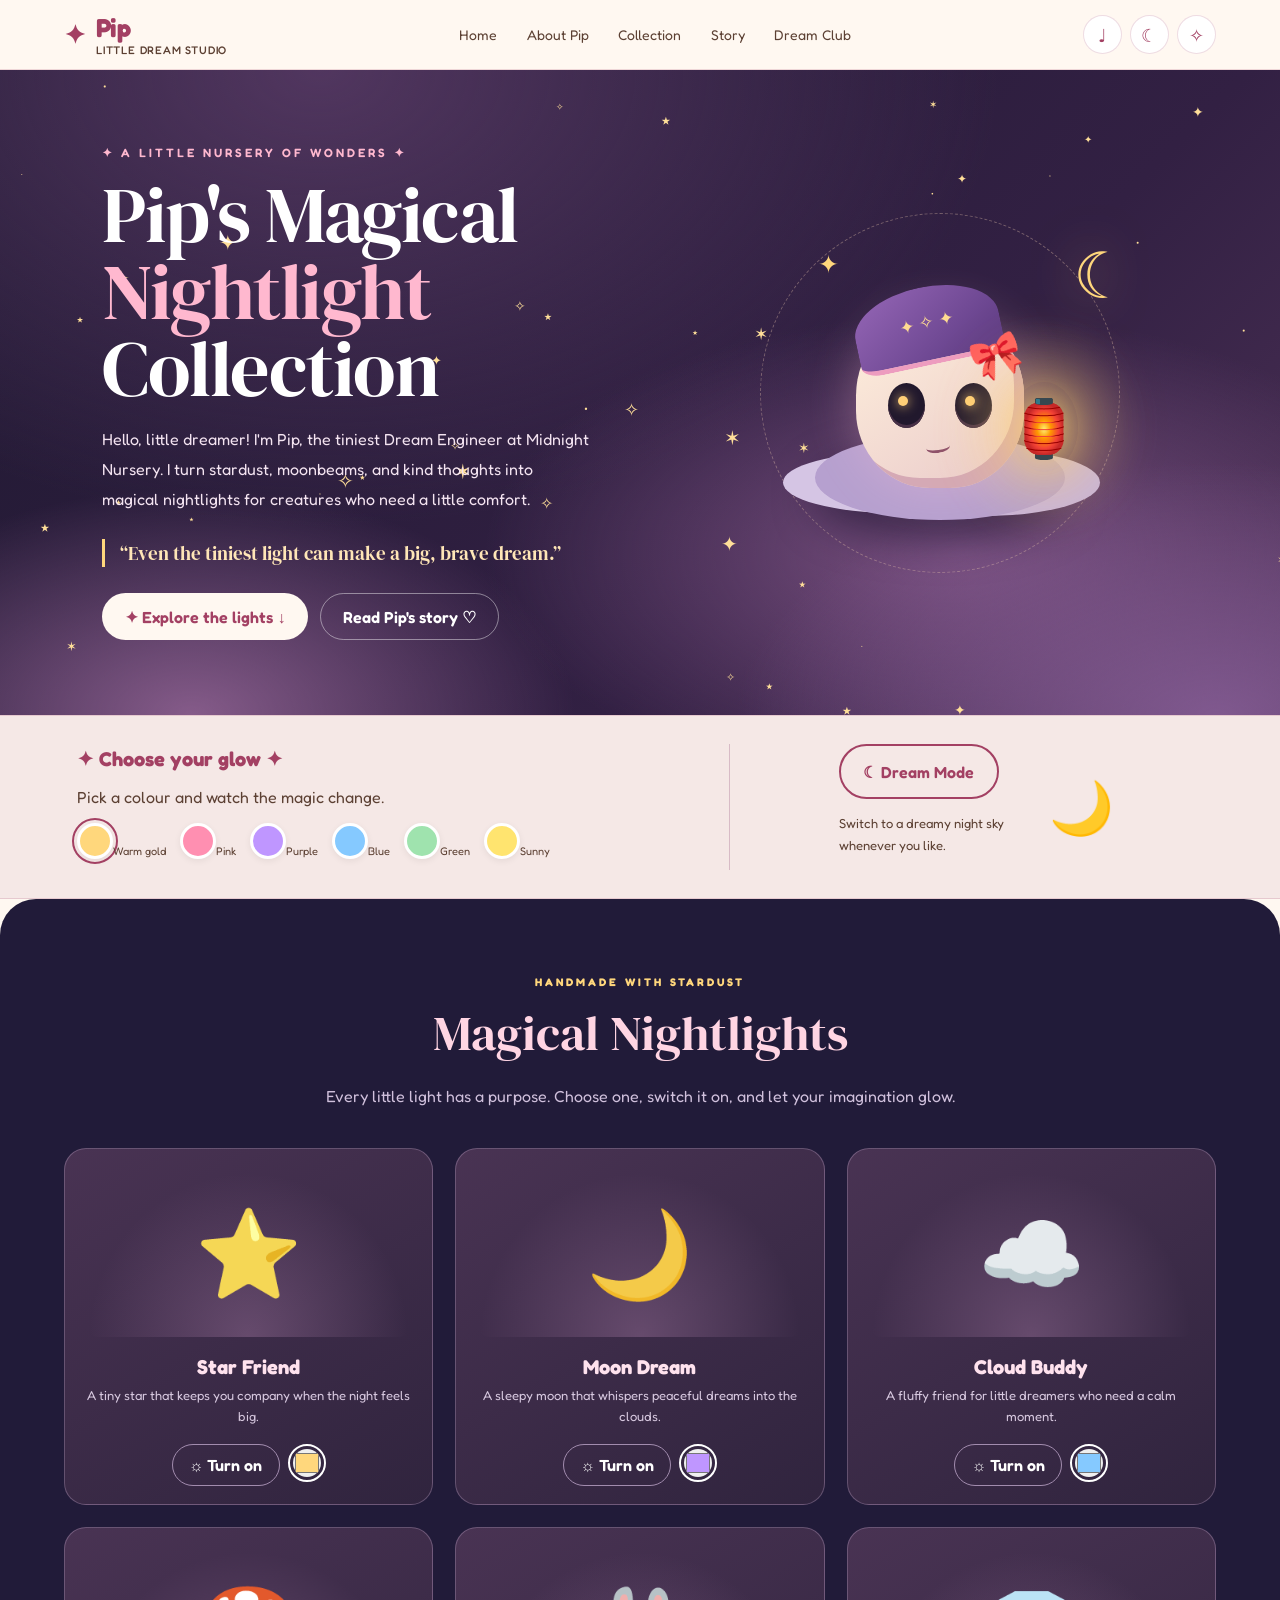
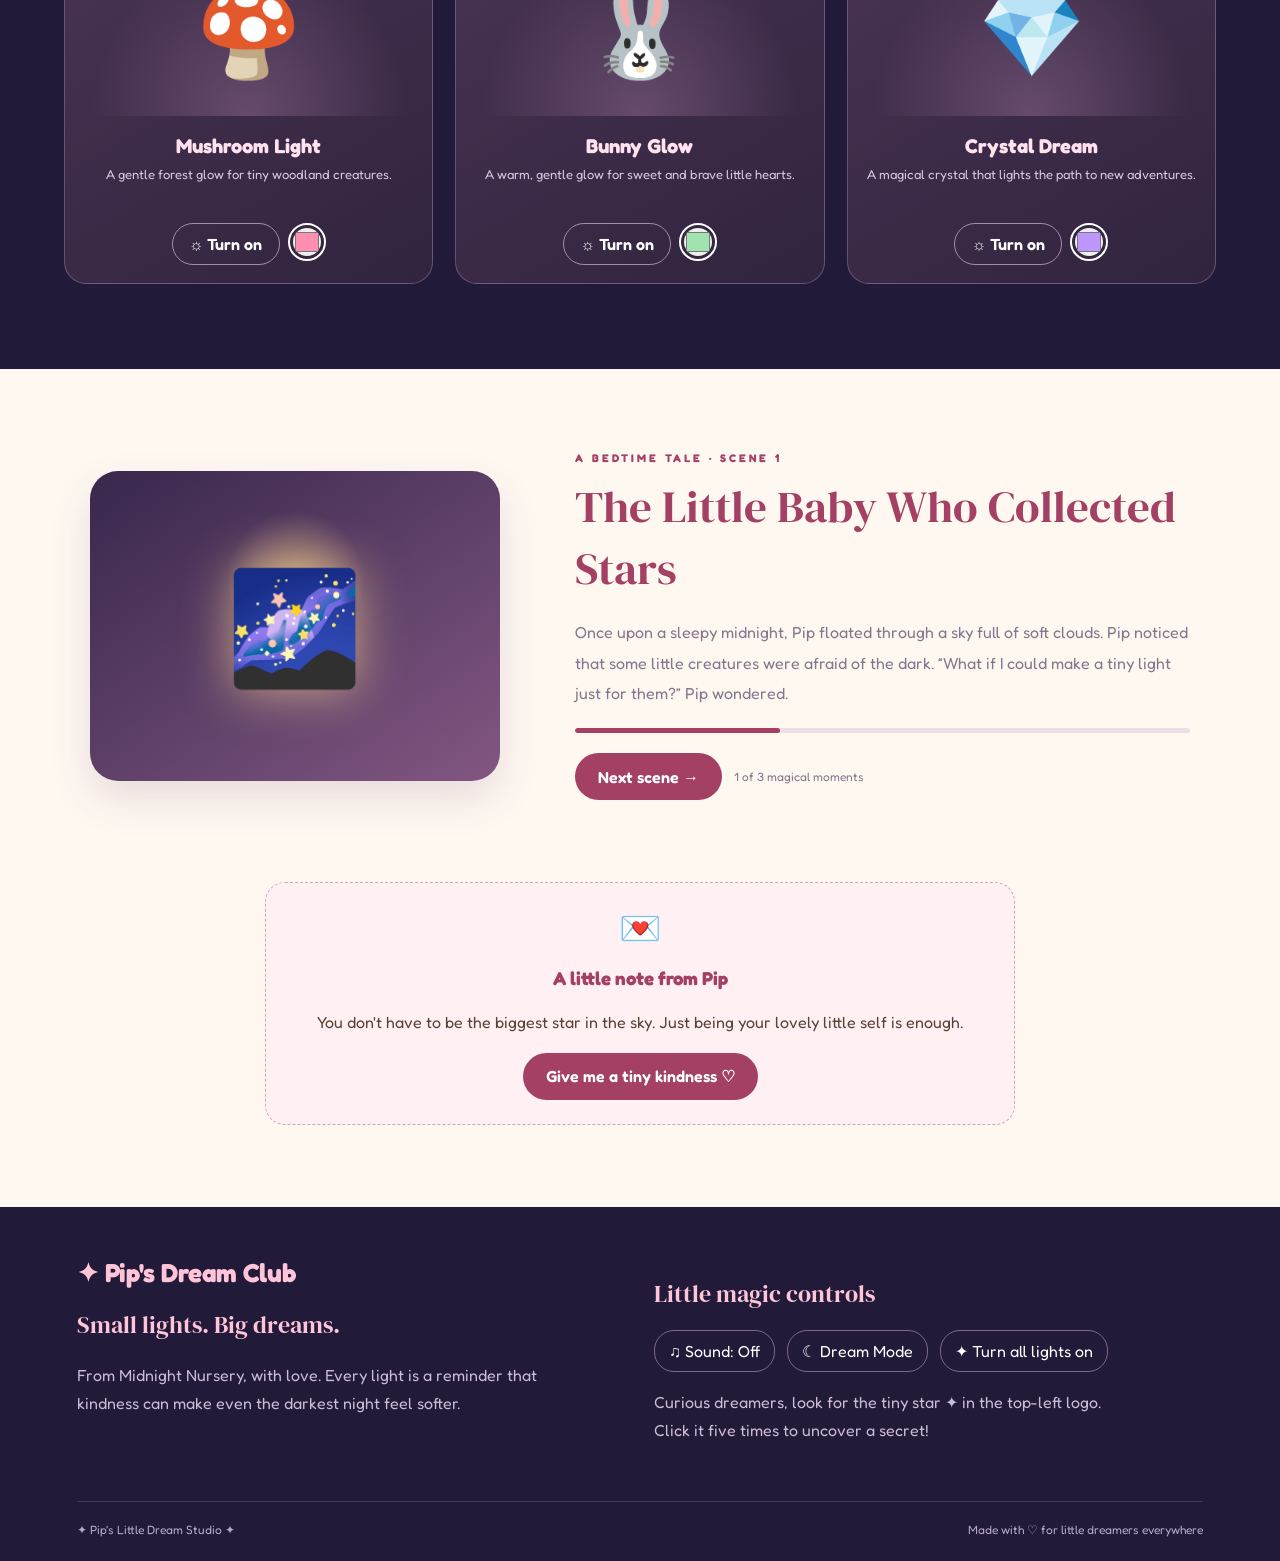
<file: magicnightcollections18.html>
<!DOCTYPE html>
<html lang="en">
<head>
<meta charset="UTF-8">
<meta name="viewport" content="width=device-width, initial-scale=1.0">
<meta name="theme-color" content="#fff8f1">
<title>Pip's Magical Nightlight Collection ✨</title>
<meta name="description" content="Enter Pip's magical nursery and discover six enchanted nightlights, bedtime stories, and tiny dreams.">

<style>
@import url('https://fonts.googleapis.com/css2?family=Fredoka:wght@400;500;600;700&family=DM+Serif+Display&display=swap');

:root {
  --cream: #fff8f1;
  --berry: #a34063;
  --brown: #5c4033;
  --pink: #ffb8cf;
  --ink: #28203e;
  --night: #211b39;
  --night2: #342448;
  --gold: #ffd77c;
  --glow: #ffd77c;
  --muted: #88758b;
  --card: #382b4b;
  --line: rgba(163,64,99,.18);
}

* { box-sizing: border-box; }

html {
  scroll-behavior: smooth;
  scroll-padding-top: 82px;
}

body {
  margin: 0;
  color: var(--brown);
  background: var(--cream);
  font-family: 'Fredoka', sans-serif;
  overflow-x: hidden;
  transition: background .6s, color .6s;
}

button, a { font: inherit; }
button { cursor: pointer; }
a { color: inherit; text-decoration: none; }
button:focus-visible, a:focus-visible {
  outline: 3px solid #ffbf55;
  outline-offset: 4px;
}

::selection { background: var(--pink); color: var(--ink); }

.skip-link {
  position: absolute;
  top: -80px;
  left: 12px;
  z-index: 9999;
  padding: 12px;
  background: white;
}
.skip-link:focus { top: 12px; }

.topbar {
  position: sticky;
  top: 0;
  z-index: 100;
  min-height: 70px;
  display: flex;
  align-items: center;
  justify-content: space-between;
  gap: 20px;
  padding: 12px clamp(18px, 5vw, 76px);
  background: rgba(255,248,241,.94);
  border-bottom: 1px solid var(--line);
  backdrop-filter: blur(16px);
}

.brand {
  display: flex;
  align-items: center;
  gap: 10px;
  color: var(--berry);
  font-size: 26px;
  font-weight: 700;
  white-space: nowrap;
}
.brand-icon { animation: bob 3s ease-in-out infinite; }
.brand small {
  display: block;
  color: var(--brown);
  font-size: 11px;
  font-weight: 500;
  letter-spacing: .8px;
}

.nav {
  display: flex;
  align-items: center;
  gap: clamp(12px, 2.3vw, 30px);
  font-size: 14px;
}
.nav a { transition: color .2s; }
.nav a:hover { color: var(--berry); }

.header-actions { display: flex; gap: 8px; }
.icon-button {
  width: 39px;
  height: 39px;
  border: 1px solid var(--line);
  border-radius: 50%;
  color: var(--berry);
  background: white;
  font-size: 18px;
}
.icon-button:hover { transform: translateY(-2px); }

.hero {
  position: relative;
  min-height: 570px;
  display: grid;
  grid-template-columns: 1.1fr .9fr;
  align-items: center;
  gap: 20px;
  padding: 75px clamp(22px, 8vw, 120px);
  overflow: hidden;
  isolation: isolate;
  color: white;
  background:
    radial-gradient(ellipse at 75% 75%, #795080 0, transparent 35%),
    radial-gradient(ellipse at 25% 0%, #51365f 0, transparent 50%),
    linear-gradient(135deg, #201932, #322043 65%, #4c3156);
}

.hero::before {
  content: "";
  position: absolute;
  inset: 0;
  z-index: -1;
  opacity: .8;
  background:
    radial-gradient(ellipse at 15% 100%, #9c6b9d 0, transparent 25%),
    radial-gradient(ellipse at 95% 100%, #8c629c 0, transparent 28%);
}

.hero-copy { max-width: 610px; position: relative; z-index: 2; }
.eyebrow {
  color: var(--pink);
  text-transform: uppercase;
  letter-spacing: 3px;
  font-size: 12px;
  font-weight: 600;
}
.hero h1 {
  margin: 16px 0;
  font-family: 'DM Serif Display', Georgia, serif;
  font-weight: 400;
  font-size: clamp(42px, 6.5vw, 78px);
  line-height: .99;
  letter-spacing: -1.5px;
}
.hero h1 span { color: var(--pink); }
.hero-copy > p {
  max-width: 490px;
  line-height: 1.9;
  color: #f4e4f1;
  font-size: 16px;
}
.hero-quote {
  margin: 24px 0;
  padding-left: 15px;
  border-left: 3px solid var(--gold);
  color: #ffe6b7;
  font-family: 'DM Serif Display', Georgia, serif;
  font-size: 19px;
  line-height: 1.5;
}
.button-row { display: flex; flex-wrap: wrap; gap: 12px; margin-top: 26px; }

.btn {
  display: inline-flex;
  align-items: center;
  justify-content: center;
  gap: 9px;
  min-height: 47px;
  padding: 12px 22px;
  border: 1px solid transparent;
  border-radius: 30px;
  background: var(--berry);
  color: white;
  font-weight: 600;
  transition: transform .2s, box-shadow .2s, background .2s;
}
.btn:hover { transform: translateY(-3px); box-shadow: 0 8px 22px #0002; }
.btn-light { background: var(--cream); color: var(--berry); }
.btn-outline { background: transparent; border-color: #ffffff70; color: white; }

.hero-art {
  position: relative;
  min-height: 340px;
  display: grid;
  place-items: center;
}
.orbit {
  position: absolute;
  width: min(100%, 360px);
  aspect-ratio: 1;
  border: 1px dashed #ffdbba55;
  border-radius: 50%;
  animation: spin 40s linear infinite;
}
.orbit::before, .orbit::after {
  content: "✦";
  position: absolute;
  color: var(--gold);
  font-size: 25px;
}
.orbit::before { top: 10%; left: 16%; }
.orbit::after { right: 9%; bottom: 23%; }

.moon {
  position: absolute;
  top: 4%;
  right: 10%;
  font-size: 64px;
  color: var(--gold);
  filter: drop-shadow(0 0 24px #ffcf76aa);
  animation: bob 4s ease-in-out infinite;
}
.pip {
  position: relative;
  width: 235px;
  height: 255px;
  display: grid;
  place-items: center;
  animation: float 4s ease-in-out infinite;
}
.pip-cloud {
  position: absolute;
  bottom: 0;
  width: 250px;
  height: 85px;
  border-radius: 50%;
  background: #b6a0cf;
  box-shadow: -44px 5px 0 -12px #d5c5e4,
    44px 5px 0 -9px #c7b3dc, 0 18px 40px #100b2480;
}
.pip-face {
  position: absolute;
  top: 48px;
  width: 168px;
  height: 175px;
  border-radius: 47% 47% 44% 44%;
  background: linear-gradient(145deg, #fff0dc, #e9c9ca);
  box-shadow: inset -10px -10px 0 #d5a9b5, 0 0 50px #ffc2d755;
}
.pip-eye {
  position: absolute;
  top: 70px;
  width: 37px;
  height: 45px;
  border-radius: 50%;
  background: #21182d;
  box-shadow: inset 0 -3px 0 #483047;
}
.pip-eye.left { left: 32px; }
.pip-eye.right { right: 32px; }
.pip-eye::after {
  content: "";
  position: absolute;
  top: 13px;
  left: 10px;
  width: 10px;
  height: 10px;
  border-radius: 50%;
  background: #ffcf77;
  box-shadow: 0 0 12px #ffcf77;
}
.pip-smile {
  position: absolute;
  left: 70px;
  top: 128px;
  width: 24px;
  height: 12px;
  border-bottom: 3px solid #8f526b;
  border-radius: 50%;
  transform: rotate(-8deg);
}
.pip-cap {
  position: absolute;
  z-index: 3;
  top: 22px;
  left: 31px;
  width: 146px;
  height: 78px;
  border-radius: 70% 70% 20% 20%;
  transform: rotate(-12deg);
  background: linear-gradient(145deg, #9566b6, #5c3a82);
  border-bottom: 5px solid #ed9cbf;
}
.pip-cap::before {
  content: "✦  ✧  ✦";
  display: block;
  margin-top: 24px;
  color: #ffdb91;
  text-align: center;
  font-size: 18px;
}
.pip-bow {
  position: absolute;
  z-index: 4;
  top: 65px;
  right: 36px;
  color: #ed83af;
  font-size: 42px;
  transform: rotate(-20deg);
}
.pip-lamp {
  position: absolute;
  z-index: 5;
  right: -25px;
  bottom: 43px;
  width: 78px;
  height: 100px;
  display: grid;
  place-items: center;
  font-size: 56px;
  filter: drop-shadow(0 0 18px #ffd36b);
  animation: lampPulse 3s ease-in-out infinite;
}
.pip-lamp::before {
  content: "";
  position: absolute;
  inset: 5px;
  border-radius: 50%;
  background: #ffd36b22;
  box-shadow: 0 0 55px 22px #ffd36b45;
  z-index: -1;
}

.stars {
  position: absolute;
  inset: 0;
  pointer-events: none;
  overflow: hidden;
}
.star {
  position: absolute;
  color: #ffdf99;
  animation: twinkle var(--duration, 3s) ease-in-out infinite;
  animation-delay: var(--delay, 0s);
}

.section { padding: 82px clamp(20px, 7vw, 100px); }
.section-heading { text-align: center; max-width: 680px; margin: 0 auto 38px; }
.kicker {
  color: var(--berry);
  text-transform: uppercase;
  font-size: 11px;
  font-weight: 700;
  letter-spacing: 3px;
}
.section-heading h2 {
  margin: 10px 0;
  font-family: 'DM Serif Display', Georgia, serif;
  font-size: clamp(34px, 4vw, 49px);
  font-weight: 400;
  color: var(--berry);
}
.section-heading p { line-height: 1.8; color: var(--muted); }

.controls-panel {
  display: grid;
  grid-template-columns: 1.3fr 1fr;
  gap: 35px;
  align-items: center;
  padding: 28px clamp(20px, 6vw, 80px);
  background: #f5e8e6;
  border-top: 1px solid var(--line);
  border-bottom: 1px solid var(--line);
}
.controls-title { margin: 0 0 8px; color: var(--berry); font-size: 20px; }
.palette { display: flex; flex-wrap: wrap; gap: 14px; margin-top: 16px; }
.swatch-wrap { text-align: center; font-size: 11px; }
.swatch {
  width: 36px;
  height: 36px;
  margin: 0 auto 7px;
  border: 3px solid white;
  border-radius: 50%;
  box-shadow: 0 2px 7px #0001;
}
.swatch[aria-pressed="true"] { outline: 2px solid var(--berry); outline-offset: 3px; }
.dream-control {
  display: flex;
  align-items: center;
  justify-content: center;
  gap: 20px;
  padding-left: 20px;
  border-left: 1px solid #d8bbc6;
}
.dream-control p { max-width: 190px; font-size: 13px; line-height: 1.7; }
.big-toggle {
  min-width: 160px;
  min-height: 55px;
  padding: 12px 18px;
  border: 2px solid var(--berry);
  border-radius: 35px;
  background: transparent;
  color: var(--berry);
  font-weight: 600;
}
.big-toggle:hover { background: var(--berry); color: white; }

.gallery {
  background: var(--night);
  color: white;
  border-radius: 36px 36px 0 0;
  padding: 76px clamp(18px, 5vw, 75px) 85px;
}
.gallery .section-heading h2 { color: #ffd5e3; }
.gallery .section-heading p { color: #d0c0dc; }
.gallery .kicker { color: var(--gold); }

.lights-grid {
  max-width: 1300px;
  margin: auto;
  display: grid;
  grid-template-columns: repeat(3, minmax(0, 1fr));
  gap: 22px;
}
.light-card {
  position: relative;
  overflow: hidden;
  padding: 18px;
  border: 1px solid #bda1c65c;
  border-radius: 22px;
  background: linear-gradient(150deg, #493353, #30243e);
  text-align: center;
  transition: transform .25s, border-color .25s, box-shadow .4s;
}
.light-card:hover { transform: translateY(-6px); border-color: #ffd9a8; }
.light-card.on {
  border-color: var(--glow);
  box-shadow: inset 0 0 32px color-mix(in srgb, var(--glow) 12%, transparent),
    0 0 28px color-mix(in srgb, var(--glow) 15%, transparent);
}
.light-art {
  position: relative;
  min-height: 170px;
  display: grid;
  place-items: center;
  overflow: hidden;
  border-radius: 16px;
  background: radial-gradient(ellipse at center bottom, #9b729b70, transparent 68%);
}
.light-art::after {
  content: "";
  position: absolute;
  bottom: 14px;
  width: 120px;
  height: 22px;
  border-radius: 50%;
  background: var(--glow);
  filter: blur(18px);
  opacity: 0;
  transition: opacity .4s;
}
.light-card.on .light-art::after { opacity: .75; }
.light-emoji {
  position: relative;
  z-index: 2;
  font-size: 86px;
  line-height: 1;
  filter: grayscale(.2);
  transition: transform .4s, filter .4s;
}
.light-card:hover .light-emoji { transform: translateY(-7px) rotate(-4deg); }
.light-card.on .light-emoji {
  filter: drop-shadow(0 0 22px var(--glow));
  animation: lampPulse 2.8s ease-in-out infinite;
}
.light-card h3 { margin: 18px 0 6px; color: #ffe2ee; font-size: 20px; }
.light-card p { min-height: 42px; margin: 0 0 17px; color: #d7c8df; font-size: 13px; line-height: 1.6; }
.light-footer { display: flex; justify-content: center; gap: 8px; flex-wrap: wrap; }
.power-btn {
  min-width: 105px;
  padding: 10px 16px;
  border: 1px solid #f3abc8;
  border-radius: 25px;
  background: #aa5678;
  color: white;
  font-weight: 600;
}
.power-btn[aria-pressed="false"] { background: transparent; border-color: #a28cae; }
.card-color {
  width: 38px;
  height: 38px;
  border: 2px solid white;
  border-radius: 50%;
  background: transparent;
  padding: 3px;
}
.card-color input { width: 100%; height: 100%; padding: 0; border: 0; border-radius: 50%; cursor: pointer; }

.story-section {
  display: grid;
  grid-template-columns: .8fr 1.2fr;
  gap: clamp(28px, 6vw, 75px);
  align-items: center;
}
.story-picture {
  min-height: 310px;
  display: grid;
  place-items: center;
  overflow: hidden;
  border-radius: 28px;
  background:
    radial-gradient(circle at 50% 35%, #ffd68c80, transparent 24%),
    linear-gradient(145deg, #38274c, #825782);
  box-shadow: 0 18px 40px #45234c20;
}
.story-picture .scene-emoji { font-size: 110px; filter: drop-shadow(0 0 25px #ffdc92aa); animation: float 4s ease-in-out infinite; }
.story-text h2 {
  margin: 10px 0 18px;
  font-family: 'DM Serif Display', Georgia, serif;
  color: var(--berry);
  font-size: clamp(31px, 4vw, 45px);
  font-weight: 400;
}
.story-text p { line-height: 1.9; color: var(--muted); }
.story-progress { height: 5px; margin: 20px 0; border-radius: 10px; background: #eddde5; overflow: hidden; }
.story-progress span { display: block; width: 33.333%; height: 100%; border-radius: inherit; background: var(--berry); transition: width .4s; }
.story-actions { display: flex; align-items: center; flex-wrap: wrap; gap: 12px; }
.scene-count { color: var(--muted); font-size: 12px; }

.note {
  max-width: 750px;
  margin: 0 auto;
  padding: 24px;
  border: 1px dashed #dba5b8;
  border-radius: 20px;
  background: #fff0f4;
  text-align: center;
}
.note h3 { color: var(--berry); }
.note p { line-height: 1.8; }

.footer {
  position: relative;
  padding: 50px clamp(20px, 6vw, 80px) 24px;
  overflow: hidden;
  background: var(--night);
  color: #e7d7ef;
}
.footer-top {
  display: grid;
  grid-template-columns: 1fr 1fr;
  gap: 28px;
  align-items: start;
}
.footer h2 { color: #ffc4d8; font-family: 'DM Serif Display', Georgia, serif; font-weight: 400; }
.footer p { max-width: 460px; color: #cbbbd7; line-height: 1.8; }
.quick-controls { display: flex; flex-wrap: wrap; gap: 12px; }
.quick-btn {
  padding: 10px 14px;
  border: 1px solid #80678e;
  border-radius: 20px;
  background: transparent;
  color: white;
}
.footer-bottom {
  display: flex;
  justify-content: space-between;
  flex-wrap: wrap;
  gap: 12px;
  margin-top: 40px;
  padding-top: 20px;
  border-top: 1px solid #ffffff22;
  color: #b9a8c9;
  font-size: 12px;
}
.footer a { color: #ffd2e1; }

.toast {
  position: fixed;
  z-index: 300;
  left: 50%;
  bottom: 25px;
  width: max-content;
  max-width: calc(100vw - 32px);
  padding: 14px 22px;
  border: 1px solid #f1c2d4;
  border-radius: 30px;
  background: var(--cream);
  color: var(--berry);
  box-shadow: 0 12px 35px #140c2d35;
  transform: translate(-50%, 140%);
  opacity: 0;
  transition: transform .4s, opacity .4s;
  pointer-events: none;
  text-align: center;
}
.toast.show { transform: translate(-50%, 0); opacity: 1; }

#confetti {
  position: fixed;
  inset: 0;
  z-index: 500;
  width: 100%;
  height: 100%;
  pointer-events: none;
}

body.dream-mode {
  --cream: #211a35;
  --brown: #f3e3f4;
  --berry: #ffb5d0;
  --muted: #c8b4d7;
  --line: #ffffff20;
  background: #211a35;
  color: #f3e3f4;
}
body.dream-mode .topbar { background: rgba(33,26,53,.94); }
body.dream-mode .brand, body.dream-mode .brand small { color: #ffd0e0; }
body.dream-mode .icon-button { background: #382747; color: #ffd0e0; }
body.dream-mode .controls-panel { background: #30233f; border-color: #ffffff1c; }
body.dream-mode .controls-title, body.dream-mode .section-heading h2,
body.dream-mode .story-text h2 { color: #ffc4d8; }
body.dream-mode .dream-control { border-color: #ffffff30; }
body.dream-mode .big-toggle { border-color: #ffb5d0; color: #ffb5d0; }
body.dream-mode .big-toggle:hover { background: #a34063; color: white; }
body.dream-mode .note { background: #35243f; border-color: #b77a9b; }
body.dream-mode .story-picture { box-shadow: 0 18px 40px #0003; }
body.dream-mode .story-progress { background: #4b3858; }
body.dream-mode .btn-light { background: #f6dbe7; }
body.dream-mode .footer { border-top: 1px solid #ffffff15; }

.sparkle {
  position: fixed;
  z-index: 400;
  pointer-events: none;
  color: #ffc96b;
  animation: sparkleFly .8s ease-out forwards;
}

@keyframes float { 0%,100% { transform: translateY(0); } 50% { transform: translateY(-13px); } }
@keyframes bob { 0%,100% { transform: translateY(0) rotate(-4deg); } 50% { transform: translateY(-8px) rotate(4deg); } }
@keyframes spin { to { transform: rotate(360deg); } }
@keyframes twinkle { 0%,100% { opacity: .25; transform: scale(.7); } 50% { opacity: 1; transform: scale(1.2); } }
@keyframes lampPulse { 0%,100% { opacity: .9; } 50% { opacity: 1; } }
@keyframes sparkleFly { from { opacity: 1; transform: translate(0,0) scale(1); } to { opacity: 0; transform: translate(var(--dx),var(--dy)) scale(.1) rotate(180deg); } }

@media (min-width: 1500px) {
  .hero { padding-left: max(120px, calc((100vw - 1300px)/2)); padding-right: max(120px, calc((100vw - 1300px)/2)); }
}
@media (max-width: 900px) {
  .nav { gap: 12px; font-size: 12px; }
  .hero { padding: 60px 35px; }
  .lights-grid { grid-template-columns: repeat(2, minmax(0, 1fr)); }
  .story-section { grid-template-columns: 1fr 1fr; }
  .controls-panel { padding: 25px; }
}
@media (max-width: 650px) {
  html { scroll-padding-top: 65px; }
  .topbar { min-height: 62px; padding: 10px 15px; gap: 8px; }
  .brand { font-size: 21px; }
  .brand small { font-size: 9px; }
  .nav { display: none; }
  .header-actions { margin-left: auto; }
  .icon-button { width: 35px; height: 35px; }
  .hero { grid-template-columns: 1fr; padding: 54px 23px 25px; text-align: center; }
  .hero-copy { margin: auto; }
  .hero h1 { font-size: clamp(43px, 13vw, 66px); }
  .hero-copy > p { margin-left: auto; margin-right: auto; }
  .hero-quote { text-align: left; font-size: 17px; }
  .button-row { justify-content: center; }
  .hero-art { min-height: 310px; }
  .moon { right: 10%; top: 0; }
  .section { padding: 62px 20px; }
  .controls-panel { grid-template-columns: 1fr; gap: 24px; padding: 28px 20px; }
  .dream-control { border-left: 0; border-top: 1px solid #d8bbc6; padding: 22px 0 0; }
  .gallery { padding: 60px 14px; border-radius: 25px 25px 0 0; }
  .lights-grid { gap: 12px; grid-template-columns: repeat(2, minmax(0, 1fr)); }
  .light-card { padding: 10px; border-radius: 17px; }
  .light-art { min-height: 125px; }
  .light-emoji { font-size: 65px; }
  .light-card h3 { font-size: 16px; }
  .light-card p { font-size: 12px; min-height: 57px; }
  .power-btn { min-width: 90px; padding: 9px 12px; font-size: 12px; }
  .story-section { grid-template-columns: 1fr; }
  .story-picture { min-height: 240px; }
  .footer-top { grid-template-columns: 1fr; }
}
@media (max-width: 360px) {
  .lights-grid { grid-template-columns: 1fr; }
  .light-art { min-height: 170px; }
  .light-emoji { font-size: 85px; }
  .dream-control { flex-direction: column; text-align: center; }
}
@media (prefers-reduced-motion: reduce) {
  *, *::before, *::after {
    scroll-behavior: auto !important;
    animation-duration: .01ms !important;
    animation-iteration-count: 1 !important;
    transition-duration: .01ms !important;
  }
}
</style>
</head>

<body>
<a class="skip-link" href="#main">Skip to content</a>
<canvas id="confetti" aria-hidden="true"></canvas>

<header class="topbar">
  <a class="brand" href="#home" aria-label="Pip's home">
    <span class="brand-icon">✦</span>
    <span>Pip <small>LITTLE DREAM STUDIO</small></span>
  </a>

  <nav class="nav" aria-label="Main navigation">
    <a href="#home">Home</a>
    <a href="#about">About Pip</a>
    <a href="#collection">Collection</a>
    <a href="#story">Story</a>
    <a href="#footer">Dream Club</a>
  </nav>

  <div class="header-actions">
    <button class="icon-button" id="soundToggle" aria-label="Turn sounds on" aria-pressed="false" title="Sound on/off">♫</button>
    <button class="icon-button" id="themeToggle" aria-label="Turn dream mode on" aria-pressed="false" title="Day/night mode">☾</button>
    <button class="icon-button" id="sparkleToggle" aria-label="Toggle sparkle cursor" aria-pressed="true" title="Sparkle cursor">✧</button>
  </div>
</header>

<main id="main">
<section class="hero" id="home">
  <div class="stars" id="heroStars" aria-hidden="true"></div>

  <div class="hero-copy">
    <div class="eyebrow">✦ A little nursery of wonders ✦</div>
    <h1>Pip's Magical <span>Nightlight</span> Collection</h1>
    <p>
      Hello, little dreamer! I'm Pip, the tiniest Dream Engineer at
      Midnight Nursery. I turn stardust, moonbeams, and kind thoughts
      into magical nightlights for creatures who need a little comfort.
    </p>
    <div class="hero-quote">“Even the tiniest light can make a big, brave dream.”</div>
    <div class="button-row">
      <a class="btn btn-light" href="#collection">✦ Explore the lights ↓</a>
      <a class="btn btn-outline" href="#story">Read Pip's story ♡</a>
    </div>
  </div>

  <div class="hero-art" id="about" aria-label="Illustration of Pip holding a magical lantern">
    <div class="orbit"></div>
    <div class="moon" aria-hidden="true">☾</div>
    <div class="pip">
      <div class="pip-cloud"></div>
      <div class="pip-face">
        <div class="pip-eye left"></div>
        <div class="pip-eye right"></div>
        <div class="pip-smile"></div>
      </div>
      <div class="pip-cap"></div>
      <div class="pip-bow">🎀</div>
      <div class="pip-lamp" aria-hidden="true">🏮</div>
    </div>
  </div>
</section>

<section class="controls-panel" aria-label="Nightlight settings">
  <div>
    <h2 class="controls-title">✦ Choose your glow ✦</h2>
    <p>Pick a colour and watch the magic change.</p>
    <div class="palette" id="palette">
      <div class="swatch-wrap"><button class="swatch" style="background:#ffd77c" data-color="#ffd77c" aria-label="Warm gold glow" aria-pressed="true"></button>Warm gold</div>
      <div class="swatch-wrap"><button class="swatch" style="background:#ff8fb1" data-color="#ff8fb1" aria-label="Pink glow" aria-pressed="false"></button>Pink</div>
      <div class="swatch-wrap"><button class="swatch" style="background:#bf96ff" data-color="#bf96ff" aria-label="Purple glow" aria-pressed="false"></button>Purple</div>
      <div class="swatch-wrap"><button class="swatch" style="background:#85c9ff" data-color="#85c9ff" aria-label="Blue glow" aria-pressed="false"></button>Blue</div>
      <div class="swatch-wrap"><button class="swatch" style="background:#9fe3ae" data-color="#9fe3ae" aria-label="Green glow" aria-pressed="false"></button>Green</div>
      <div class="swatch-wrap"><button class="swatch" style="background:#ffe46f" data-color="#ffe46f" aria-label="Sunny glow" aria-pressed="false"></button>Sunny</div>
    </div>
  </div>

  <div class="dream-control">
    <div>
      <button class="big-toggle" id="dreamButton" aria-pressed="false">☾ Dream Mode</button>
      <p id="dreamDescription">Switch to a dreamy night sky whenever you like.</p>
    </div>
    <div style="font-size:52px" aria-hidden="true">🌙</div>
  </div>
</section>

<section class="gallery" id="collection">
  <div class="section-heading">
    <div class="kicker">Handmade with stardust</div>
    <h2>Magical Nightlights</h2>
    <p>Every little light has a purpose. Choose one, switch it on, and let your imagination glow.</p>
  </div>

  <div class="lights-grid" id="lightsGrid">
    <article class="light-card" data-name="Star Friend" data-color="#ffd77c">
      <div class="light-art"><span class="light-emoji" aria-hidden="true">⭐</span></div>
      <h3>Star Friend</h3>
      <p>A tiny star that keeps you company when the night feels big.</p>
      <div class="light-footer">
        <button class="power-btn" aria-pressed="false">☼ Turn on</button>
        <button class="card-color" aria-label="Choose Star Friend glow colour"><input type="color" value="#ffd77c" aria-label="Star Friend light colour"></button>
      </div>
    </article>

    <article class="light-card" data-name="Moon Dream" data-color="#bf96ff">
      <div class="light-art"><span class="light-emoji" aria-hidden="true">🌙</span></div>
      <h3>Moon Dream</h3>
      <p>A sleepy moon that whispers peaceful dreams into the clouds.</p>
      <div class="light-footer">
        <button class="power-btn" aria-pressed="false">☼ Turn on</button>
        <button class="card-color" aria-label="Choose Moon Dream glow colour"><input type="color" value="#bf96ff" aria-label="Moon Dream light colour"></button>
      </div>
    </article>

    <article class="light-card" data-name="Cloud Buddy" data-color="#85c9ff">
      <div class="light-art"><span class="light-emoji" aria-hidden="true">☁️</span></div>
      <h3>Cloud Buddy</h3>
      <p>A fluffy friend for little dreamers who need a calm moment.</p>
      <div class="light-footer">
        <button class="power-btn" aria-pressed="false">☼ Turn on</button>
        <button class="card-color" aria-label="Choose Cloud Buddy glow colour"><input type="color" value="#85c9ff" aria-label="Cloud Buddy light colour"></button>
      </div>
    </article>

    <article class="light-card" data-name="Mushroom Light" data-color="#ff8fb1">
      <div class="light-art"><span class="light-emoji" aria-hidden="true">🍄</span></div>
      <h3>Mushroom Light</h3>
      <p>A gentle forest glow for tiny woodland creatures.</p>
      <div class="light-footer">
        <button class="power-btn" aria-pressed="false">☼ Turn on</button>
        <button class="card-color" aria-label="Choose Mushroom Light glow colour"><input type="color" value="#ff8fb1" aria-label="Mushroom Light colour"></button>
      </div>
    </article>

    <article class="light-card" data-name="Bunny Glow" data-color="#9fe3ae">
      <div class="light-art"><span class="light-emoji" aria-hidden="true">🐰</span></div>
      <h3>Bunny Glow</h3>
      <p>A warm, gentle glow for sweet and brave little hearts.</p>
      <div class="light-footer">
        <button class="power-btn" aria-pressed="false">☼ Turn on</button>
        <button class="card-color" aria-label="Choose Bunny Glow colour"><input type="color" value="#9fe3ae" aria-label="Bunny Glow colour"></button>
      </div>
    </article>

    <article class="light-card" data-name="Crystal Dream" data-color="#bf96ff">
      <div class="light-art"><span class="light-emoji" aria-hidden="true">💎</span></div>
      <h3>Crystal Dream</h3>
      <p>A magical crystal that lights the path to new adventures.</p>
      <div class="light-footer">
        <button class="power-btn" aria-pressed="false">☼ Turn on</button>
        <button class="card-color" aria-label="Choose Crystal Dream colour"><input type="color" value="#bf96ff" aria-label="Crystal Dream colour"></button>
      </div>
    </article>
  </div>
</section>

<section class="section" id="story">
  <div class="story-section">
    <div class="story-picture">
      <div class="scene-emoji" id="storyEmoji" aria-hidden="true">🌌</div>
    </div>

    <div class="story-text">
      <div class="kicker">A bedtime tale · Scene <span id="sceneNumber">1</span></div>
      <h2 id="storyTitle">The Little Baby Who Collected Stars</h2>
      <p id="storyParagraph">
        Once upon a sleepy midnight, Pip floated through a sky full of
        soft clouds. Pip noticed that some little creatures were afraid
        of the dark. “What if I could make a tiny light just for them?”
        Pip wondered.
      </p>
      <div class="story-progress" role="progressbar" aria-label="Story progress" aria-valuemin="1" aria-valuemax="3" aria-valuenow="1" id="storyProgress">
        <span id="storyBar"></span>
      </div>
      <div class="story-actions">
        <button class="btn" id="nextStory">Next scene →</button>
        <span class="scene-count" id="sceneCount">1 of 3 magical moments</span>
      </div>
    </div>
  </div>
</section>

<section class="section" style="padding-top:0">
  <div class="note">
    <div style="font-size:34px" aria-hidden="true">💌</div>
    <h3>A little note from Pip</h3>
    <p id="pipNote">You don't have to be the biggest star in the sky. Just being your lovely little self is enough.</p>
    <button class="btn" id="newNote">Give me a tiny kindness ♡</button>
  </div>
</section>
</main>

<footer class="footer" id="footer">
  <div class="footer-top">
    <div>
      <div class="brand" style="color:#ffc4d8">✦ Pip's Dream Club</div>
      <h2>Small lights. Big dreams.</h2>
      <p>
        From Midnight Nursery, with love. Every light is a reminder
        that kindness can make even the darkest night feel softer.
      </p>
    </div>
    <div>
      <h2>Little magic controls</h2>
      <div class="quick-controls">
        <button class="quick-btn" id="footerSound">♫ Sound: Off</button>
        <button class="quick-btn" id="footerTheme">☾ Dream Mode</button>
        <button class="quick-btn" id="allLights">✦ Turn all lights on</button>
      </div>
      <p>Curious dreamers, look for the tiny star ✦ in the top-left logo. Click it five times to uncover a secret!</p>
    </div>
  </div>
  <div class="footer-bottom">
    <span>✦ Pip's Little Dream Studio ✦</span>
    <span>Made with ♡ for little dreamers everywhere</span>
  </div>
</footer>

<div class="toast" id="toast" role="status" aria-live="polite"></div>

<script>
(() => {
  "use strict";

  const $ = (selector, root = document) => root.querySelector(selector);
  const $$ = (selector, root = document) => [...root.querySelectorAll(selector)];

  const body = document.body;
  const toast = $("#toast");
  const themeToggle = $("#themeToggle");
  const dreamButton = $("#dreamButton");
  const soundToggle = $("#soundToggle");
  const footerSound = $("#footerSound");
  const footerTheme = $("#footerTheme");
  const allLightsButton = $("#allLights");

  let dreamMode = false;
  let soundEnabled = false;
  let sparkleEnabled = true;
  let secretClicks = 0;
  let toastTimer;
  let audioContext = null;
  let storyIndex = 0;
  let allLightsOn = false;

  // -----------------------------
  // Accessible notifications
  // -----------------------------
  function showToast(message) {
    toast.textContent = message;
    toast.classList.add("show");
    clearTimeout(toastTimer);
    toastTimer = setTimeout(() => toast.classList.remove("show"), 3000);
  }

  // -----------------------------
  // Decorative, randomised stars
  // -----------------------------
  const heroStars = $("#heroStars");
  const starSymbols = ["✦", "✧", "·", "⋆", "✶"];

  for (let i = 0; i < 48; i++) {
    const star = document.createElement("span");
    star.className = "star";
    star.textContent = starSymbols[Math.floor(Math.random() * starSymbols.length)];
    star.style.left = Math.random() * 100 + "%";
    star.style.top = Math.random() * 100 + "%";
    star.style.setProperty("--duration", (2 + Math.random() * 4) + "s");
    star.style.setProperty("--delay", (-Math.random() * 5) + "s");
    star.style.fontSize = (8 + Math.random() * 15) + "px";
    heroStars.appendChild(star);
  }

  // -----------------------------
  // Day / night dream mode
  // -----------------------------
  function setDreamMode(enabled) {
    dreamMode = enabled;
    body.classList.toggle("dream-mode", enabled);
    themeToggle.setAttribute("aria-pressed", String(enabled));
    dreamButton.setAttribute("aria-pressed", String(enabled));
    themeToggle.setAttribute("aria-label", enabled ? "Turn dream mode off" : "Turn dream mode on");
    themeToggle.textContent = enabled ? "☀" : "☾";
    dreamButton.textContent = enabled ? "☀ Day Mode" : "☾ Dream Mode";
    $("#dreamDescription").textContent = enabled
      ? "The nursery is glowing beneath a dreamy midnight sky."
      : "Switch to a dreamy night sky whenever you like.";
    footerTheme.textContent = enabled ? "☀ Day Mode" : "☾ Dream Mode";
    playChime(enabled ? 523 : 392);
  }

  themeToggle.addEventListener("click", () => setDreamMode(!dreamMode));
  dreamButton.addEventListener("click", () => setDreamMode(!dreamMode));
  footerTheme.addEventListener("click", () => setDreamMode(!dreamMode));

  // -----------------------------
  // Web Audio API chimes
  // Audio starts only after the visitor enables it.
  // -----------------------------
  async function enableSound() {
    try {
      const AudioContextClass = window.AudioContext || window.webkitAudioContext;
      if (!AudioContextClass) {
        showToast("This browser does not support audio chimes.");
        return;
      }
      if (!audioContext) audioContext = new AudioContextClass();
      if (audioContext.state === "suspended") await audioContext.resume();
      soundEnabled = true;
      updateSoundControls();
      playChime(660);
      showToast("♫ Tiny dream chimes are on!");
    } catch (error) {
      soundEnabled = false;
      updateSoundControls();
      showToast("Audio couldn't start. Please try again.");
    }
  }

  function updateSoundControls() {
    soundToggle.setAttribute("aria-pressed", String(soundEnabled));
    soundToggle.setAttribute("aria-label", soundEnabled ? "Turn sounds off" : "Turn sounds on");
    soundToggle.textContent = soundEnabled ? "♫" : "♩";
    footerSound.textContent = soundEnabled ? "♫ Sound: On" : "♫ Sound: Off";
  }

  function playChime(frequency = 523) {
    if (!soundEnabled || !audioContext || audioContext.state !== "running") return;
    try {
      const oscillator = audioContext.createOscillator();
      const gain = audioContext.createGain();
      oscillator.type = "sine";
      oscillator.frequency.setValueAtTime(frequency, audioContext.currentTime);
      oscillator.frequency.exponentialRampToValueAtTime(
        Math.max(100, frequency * 0.72), audioContext.currentTime + 0.22
      );
      gain.gain.setValueAtTime(0.0001, audioContext.currentTime);
      gain.gain.exponentialRampToValueAtTime(0.08, audioContext.currentTime + 0.025);
      gain.gain.exponentialRampToValueAtTime(0.0001, audioContext.currentTime + 0.4);
      oscillator.connect(gain);
      gain.connect(audioContext.destination);
      oscillator.start();
      oscillator.stop(audioContext.currentTime + 0.42);
      oscillator.onended = () => {
        oscillator.disconnect();
        gain.disconnect();
      };
    } catch (error) {
      // Audio is an enhancement; the site remains functional without it.
    }
  }

  soundToggle.addEventListener("click", () => {
    if (soundEnabled) {
      soundEnabled = false;
      updateSoundControls();
      showToast("Sound is off. Enjoy the quiet magic.");
    } else {
      enableSound();
    }
  });

  footerSound.addEventListener("click", () => {
    if (soundEnabled) {
      soundEnabled = false;
      updateSoundControls();
      showToast("Sound is off.");
    } else {
      enableSound();
    }
  });

  // -----------------------------
  // Glow palette
  // -----------------------------
  const paletteButtons = $$("#palette .swatch");

  function applyGlow(color) {
    document.documentElement.style.setProperty("--glow", color);
    paletteButtons.forEach(button => {
      button.setAttribute("aria-pressed", String(button.dataset.color === color));
    });
    $$(".light-card").forEach(card => {
      card.style.setProperty("--glow", color);
      const picker = $('input[type="color"]', card);
      picker.value = color;
      card.dataset.color = color;
    });
    playChime(587);
  }

  paletteButtons.forEach(button => {
    button.addEventListener("click", () => applyGlow(button.dataset.color));
  });

  // -----------------------------
  // Nightlight power and custom colours
  // -----------------------------
  $$(".light-card").forEach((card, index) => {
    const powerButton = $(".power-btn", card);
    const colorInput = $('input[type="color"]', card);
    const colorButton = $(".card-color", card);

    card.style.setProperty("--glow", card.dataset.color);

    function setLight(on) {
      card.classList.toggle("on", on);
      powerButton.setAttribute("aria-pressed", String(on));
      powerButton.textContent = on ? "☼ Turn off" : "☼ Turn on";
      powerButton.setAttribute("aria-label", `${on ? "Turn off" : "Turn on"} ${card.dataset.name}`);
      if (on) playChime(390 + index * 65);
    }

    powerButton.addEventListener("click", () => {
      const turningOn = !card.classList.contains("on");
      setLight(turningOn);
      showToast(turningOn
        ? `${card.dataset.name} is glowing. Sweet dreams! ✨`
        : `${card.dataset.name} is resting. 🌙`);
    });

    colorInput.addEventListener("input", () => {
      card.dataset.color = colorInput.value;
      card.style.setProperty("--glow", colorInput.value);
      if (card.classList.contains("on")) playChime(550);
    });

    colorButton.addEventListener("click", () => {
      // Native colour picker opens from its own input.
    });
  });

  allLightsButton.addEventListener("click", () => {
    allLightsOn = !allLightsOn;
    $$(".light-card").forEach(card => {
      const button = $(".power-btn", card);
      const on = allLightsOn;
      card.classList.toggle("on", on);
      button.setAttribute("aria-pressed", String(on));
      button.textContent = on ? "☼ Turn off" : "☼ Turn on";
      button.setAttribute("aria-label", `${on ? "Turn off" : "Turn on"} ${card.dataset.name}`);
    });
    allLightsButton.textContent = allLightsOn ? "☾ Turn all lights off" : "✦ Turn all lights on";
    showToast(allLightsOn ? "The whole nursery is glowing! ✨" : "The nursery is ready for a quiet rest. 🌙");
    playChime(allLightsOn ? 740 : 330);
  });

  // -----------------------------
  // Three-scene interactive story
  // -----------------------------
  const scenes = [
    {
      title: "The Little Baby Who Collected Stars",
      emoji: "🌌",
      text: "Once upon a sleepy midnight, Pip floated through a sky full of soft clouds. Pip noticed that some little creatures were afraid of the dark. “What if I could make a tiny light just for them?” Pip wondered."
    },
    {
      title: "The Workshop of Tiny Wonders",
      emoji: "🏮",
      text: "Pip visited the Midnight Nursery workshop. A moonbeam became a crescent lamp, a kind thought became a glowing cloud, and a fallen star became a little bedside friend. Every lamp carried a different feeling: courage, comfort, hope, or joy."
    },
    {
      title: "A Thousand Little Dreams",
      emoji: "💖",
      text: "That night, Pip delivered each light to a sleepy friend. The rabbit felt brave, the cloud felt calm, and the tiny forest creatures drifted into happy dreams. Pip smiled beneath the starry cap. The smallest light had made the biggest difference."
    }
  ];

  function renderStory() {
    const scene = scenes[storyIndex];
    $("#storyTitle").textContent = scene.title;
    $("#storyParagraph").textContent = scene.text;
    $("#storyEmoji").textContent = scene.emoji;
    $("#sceneNumber").textContent = storyIndex + 1;
    $("#sceneCount").textContent = `${storyIndex + 1} of ${scenes.length} magical moments`;
    $("#storyBar").style.width = ((storyIndex + 1) / scenes.length * 100) + "%";
    $("#storyProgress").setAttribute("aria-valuenow", String(storyIndex + 1));
    $("#nextStory").textContent = storyIndex === scenes.length - 1 ? "↻ Read again" : "Next scene →";
  }

  $("#nextStory").addEventListener("click", () => {
    storyIndex = (storyIndex + 1) % scenes.length;
    renderStory();
    playChime(440 + storyIndex * 100);
  });

  // -----------------------------
  // Kindness messages
  // -----------------------------
  const notes = [
    "You don't have to be the biggest star in the sky. Just being your lovely little self is enough.",
    "It's okay to grow slowly. Even the moon takes its time becoming full.",
    "A small act of kindness can brighten someone's entire night.",
    "Bravery doesn't mean never being afraid. Sometimes it means taking one tiny step.",
    "Rest is part of every wonderful adventure. You deserve a peaceful moment, too.",
    "Your imagination can turn an ordinary little moment into something magical."
  ];
  let noteIndex = 0;

  $("#newNote").addEventListener("click", () => {
    noteIndex = (noteIndex + 1) % notes.length;
    $("#pipNote").textContent = notes[noteIndex];
    playChime(500 + noteIndex * 35);
  });

  // -----------------------------
  // Sparkle cursor trail
  // -----------------------------
  const sparkleToggle = $("#sparkleToggle");

  sparkleToggle.addEventListener("click", () => {
    sparkleEnabled = !sparkleEnabled;
    sparkleToggle.setAttribute("aria-pressed", String(sparkleEnabled));
    sparkleToggle.textContent = sparkleEnabled ? "✧" : "·";
    showToast(sparkleEnabled ? "Sparkles are back! ✨" : "Sparkles are resting.");
  });

  let lastSparkleTime = 0;

  document.addEventListener("pointermove", event => {
    if (!sparkleEnabled || event.pointerType === "touch") return;
    const now = performance.now();
    if (now - lastSparkleTime < 65) return;
    lastSparkleTime = now;

    const sparkle = document.createElement("span");
    sparkle.className = "sparkle";
    sparkle.textContent = Math.random() > .5 ? "✦" : "✧";
    sparkle.style.left = event.clientX + "px";
    sparkle.style.top = event.clientY + "px";
    sparkle.style.setProperty("--dx", (Math.random() * 36 - 18) + "px");
    sparkle.style.setProperty("--dy", (-15 - Math.random() * 35) + "px");
    sparkle.style.fontSize = (10 + Math.random() * 12) + "px";
    document.body.appendChild(sparkle);
    sparkle.addEventListener("animationend", () => sparkle.remove(), { once: true });
  });

  // -----------------------------
  // Hidden Easter egg: click the logo star five times
  // -----------------------------
  const logoStar = $(".brand-icon");
  let secretTimer;

  logoStar.style.cursor = "pointer";
  logoStar.setAttribute("role", "button");
  logoStar.setAttribute("tabindex", "0");
  logoStar.setAttribute("aria-label", "A secret for curious dreamers");

  function activateSecret() {
    secretClicks++;
    clearTimeout(secretTimer);
    secretTimer = setTimeout(() => { secretClicks = 0; }, 2200);

    if (secretClicks >= 5) {
      secretClicks = 0;
      showToast("🌟 Secret unlocked! Pip says: you are made of stardust!");
      launchConfetti();
      playChime(880);
    } else {
      playChime(650);
    }
  }

  logoStar.addEventListener("click", activateSecret);
  logoStar.addEventListener("keydown", event => {
    if (event.key === "Enter" || event.key === " ") {
      event.preventDefault();
      activateSecret();
    }
  });

  // -----------------------------
  // Lightweight canvas confetti
  // -----------------------------
  const canvas = $("#confetti");
  const ctx = canvas.getContext("2d");
  let particles = [];
  let animationId = null;
  let confettiEnd = 0;

  function resizeCanvas() {
    const ratio = Math.min(window.devicePixelRatio || 1, 2);
    canvas.width = Math.round(window.innerWidth * ratio);
    canvas.height = Math.round(window.innerHeight * ratio);
    canvas.style.width = window.innerWidth + "px";
    canvas.style.height = window.innerHeight + "px";
    ctx.setTransform(ratio, 0, 0, ratio, 0, 0);
  }

  window.addEventListener("resize", resizeCanvas);
  resizeCanvas();

  function launchConfetti() {
    const colors = ["#ff8fb1", "#ffd77c", "#bf96ff", "#85c9ff", "#fff8f1"];
    particles = Array.from({ length: 110 }, () => ({
      x: Math.random() * window.innerWidth,
      y: -20 - Math.random() * window.innerHeight * .4,
      vx: Math.random() * 4 - 2,
      vy: 2 + Math.random() * 4,
      size: 4 + Math.random() * 7,
      rotation: Math.random() * 6,
      spin: Math.random() * .15 - .075,
      color: colors[Math.floor(Math.random() * colors.length)]
    }));

    confettiEnd = performance.now() + 2600;
    if (animationId === null) drawConfetti();
  }

  function drawConfetti() {
    ctx.clearRect(0, 0, window.innerWidth, window.innerHeight);

    for (const particle of particles) {
      particle.x += particle.vx;
      particle.y += particle.vy;
      particle.rotation += particle.spin;
      particle.vy += .025;

      ctx.save();
      ctx.translate(particle.x, particle.y);
      ctx.rotate(particle.rotation);
      ctx.fillStyle = particle.color;
      ctx.fillRect(-particle.size / 2, -particle.size / 2, particle.size, particle.size * .65);
      ctx.restore();
    }

    particles = particles.filter(p => p.y < window.innerHeight + 30);

    if (performance.now() < confettiEnd && particles.length > 0) {
      animationId = requestAnimationFrame(drawConfetti);
    } else {
      ctx.clearRect(0, 0, window.innerWidth, window.innerHeight);
      animationId = null;
      particles = [];
    }
  }

  // Gentle entrance: reveal sections as they enter the viewport.
  // Keep content visible if IntersectionObserver is unavailable.
  if ("IntersectionObserver" in window && !window.matchMedia("(prefers-reduced-motion: reduce)").matches) {
    const observer = new IntersectionObserver(entries => {
      entries.forEach(entry => {
        if (entry.isIntersecting) {
          entry.target.animate(
            [
              { opacity: .65, transform: "translateY(12px)" },
              { opacity: 1, transform: "translateY(0)" }
            ],
            { duration: 450, easing: "ease-out" }
          );
          observer.unobserve(entry.target);
        }
      });
    }, { threshold: .08 });

    $$(".light-card, .story-section, .note").forEach(element => observer.observe(element));
  }

  // Start with a clear, quiet experience: audio is opt-in.
  updateSoundControls();
  renderStory();
})();
</script>
</body>
</html>
</file>
